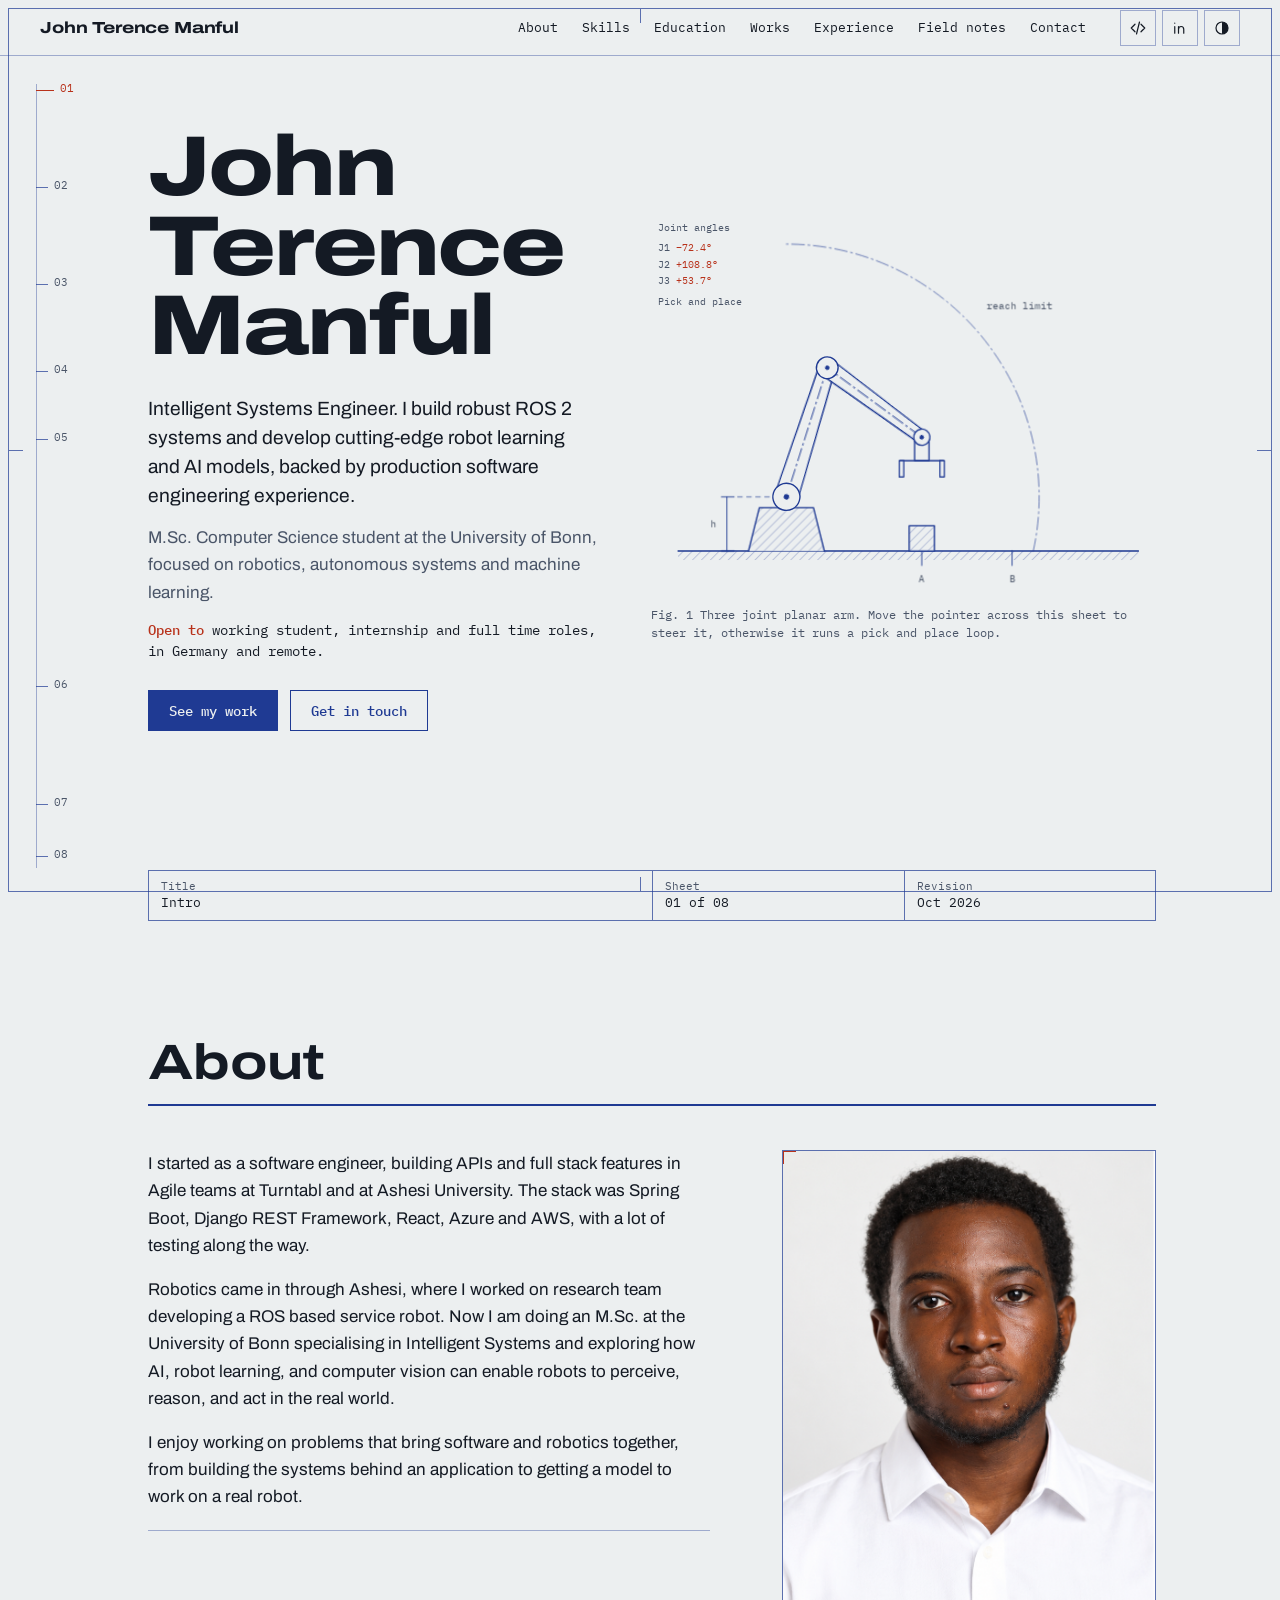
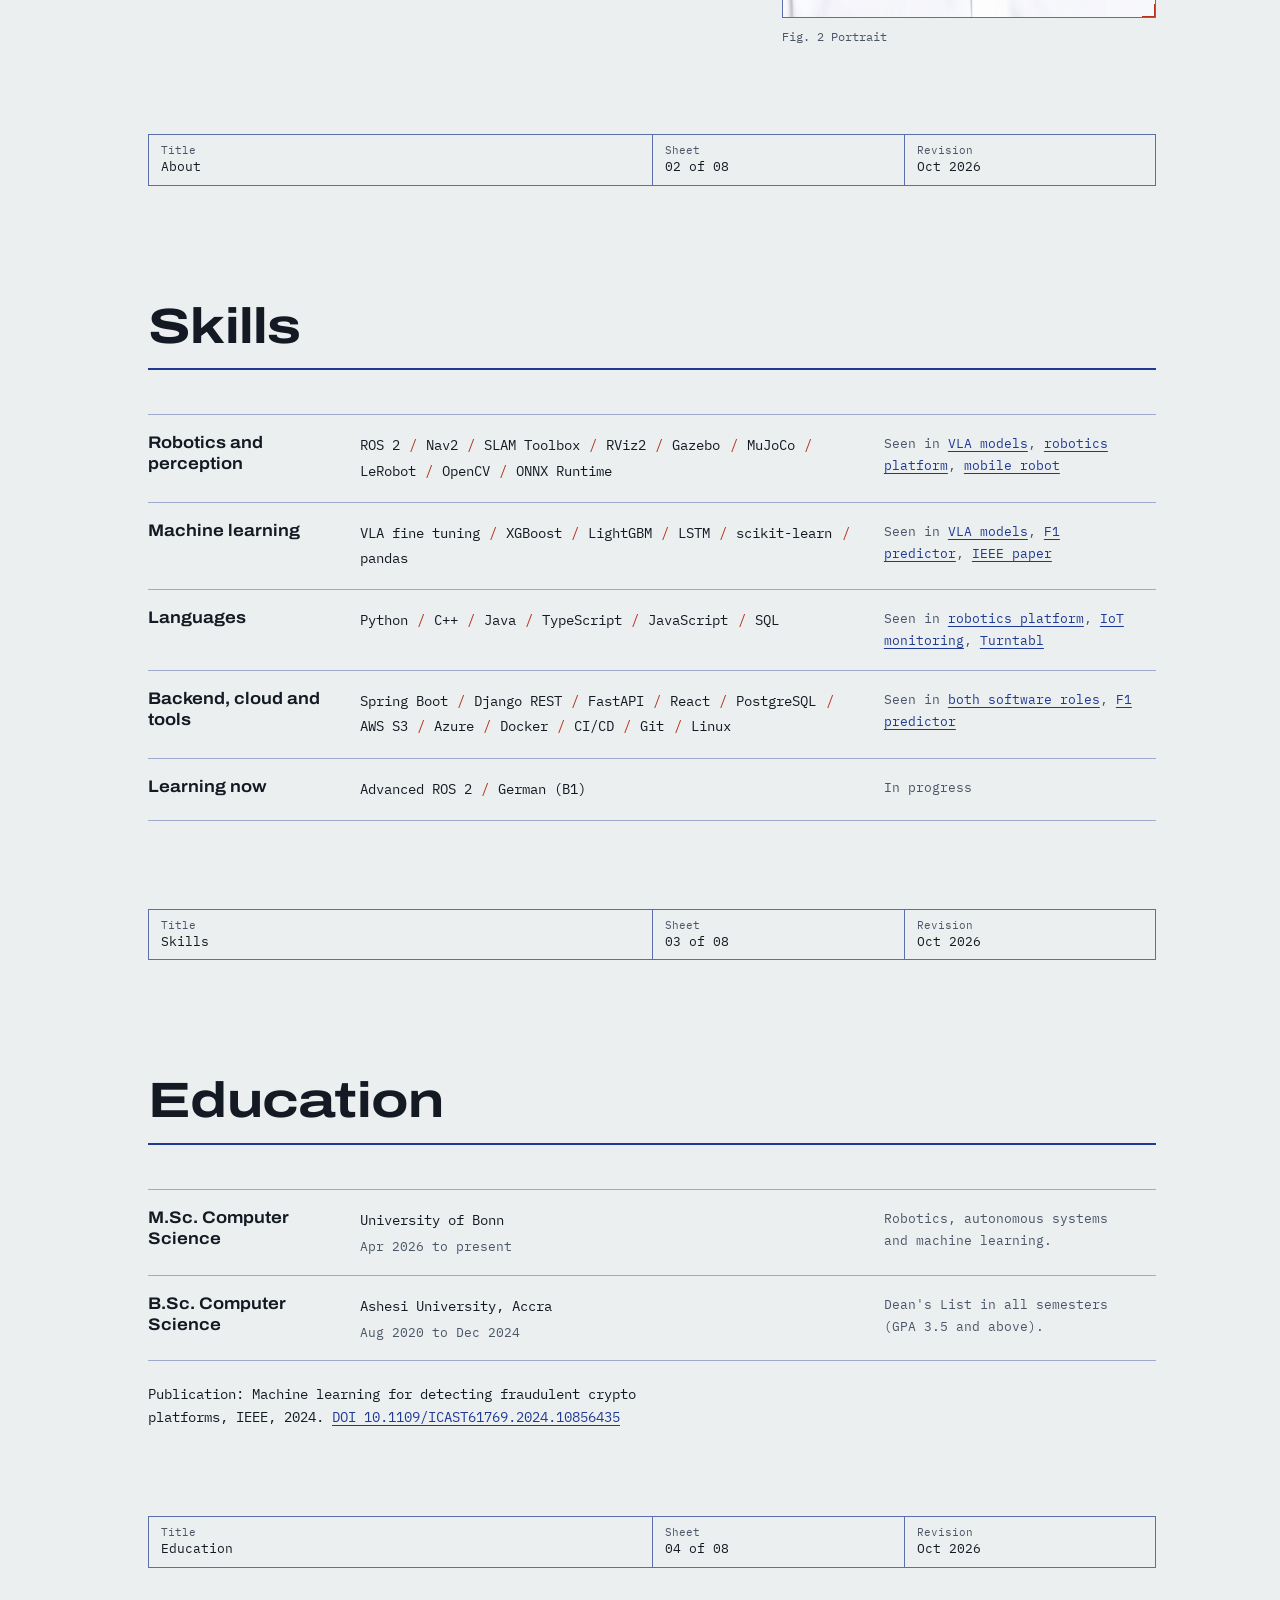
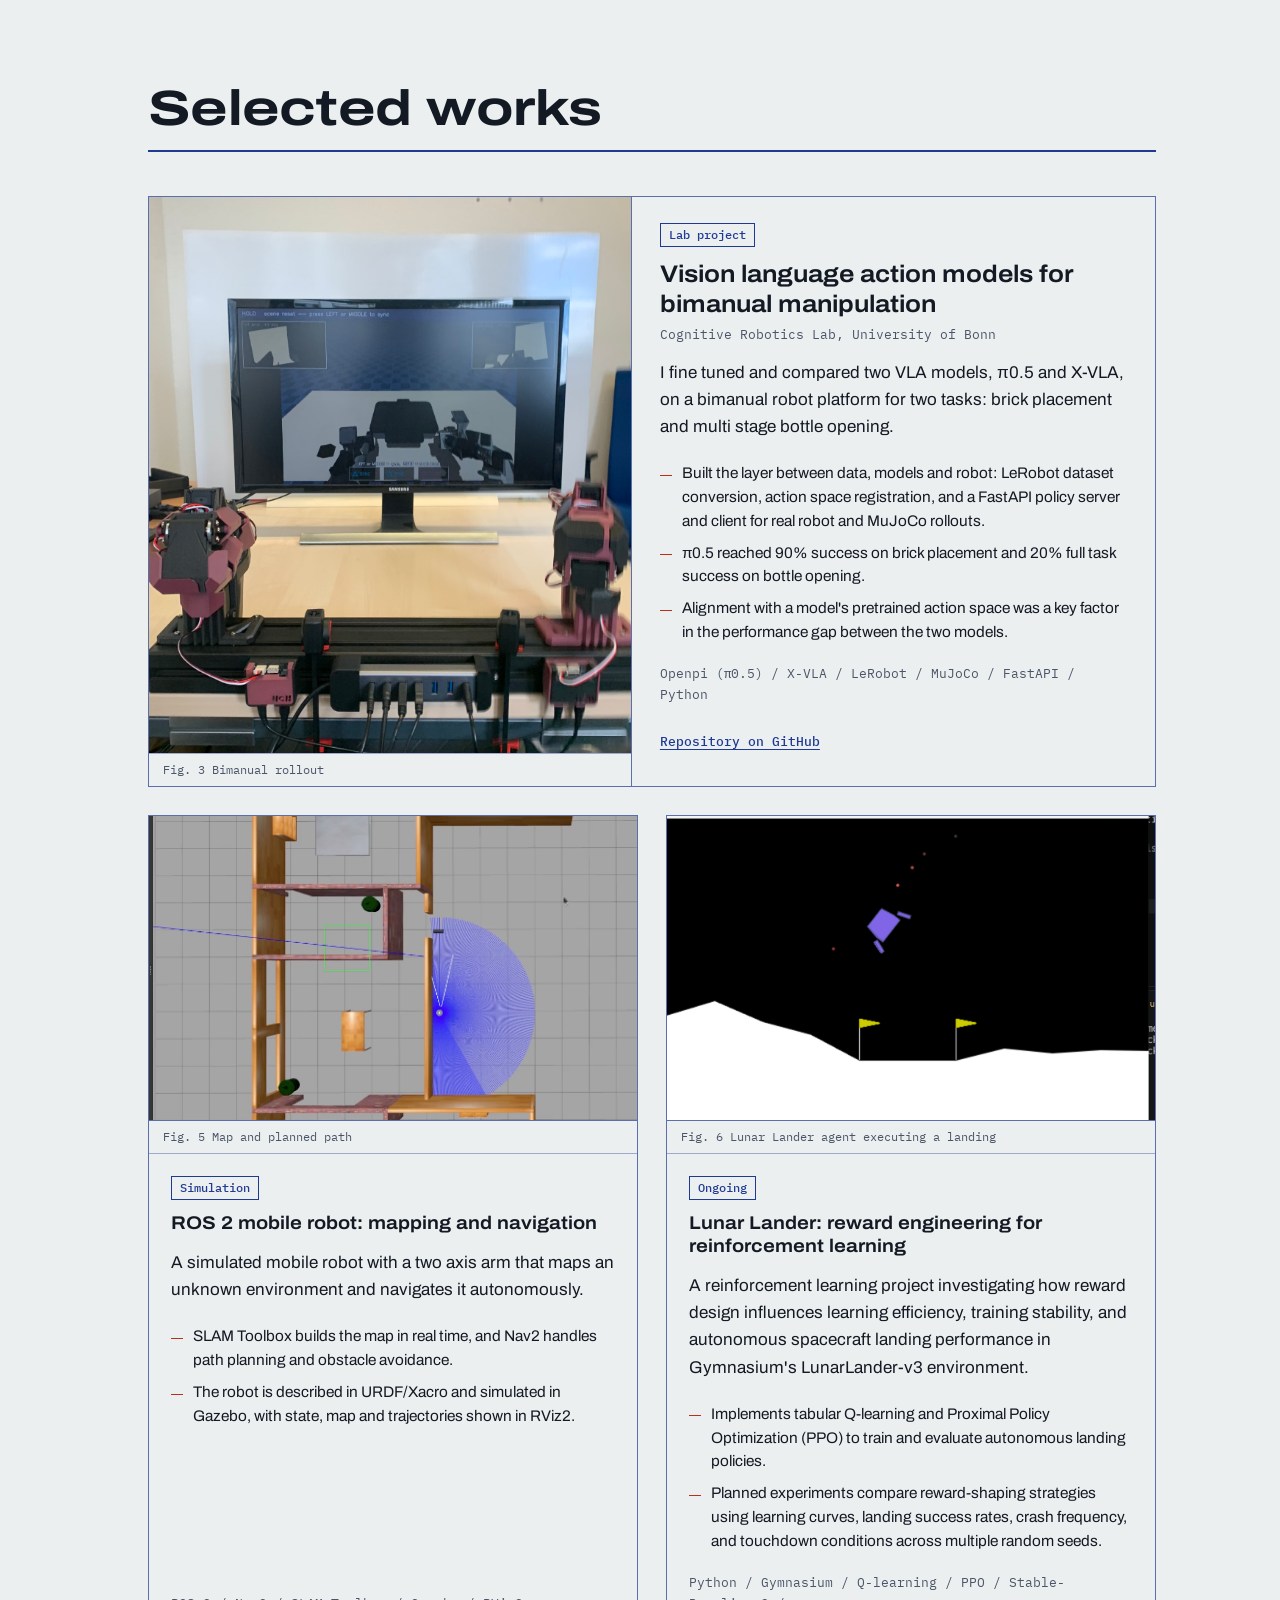
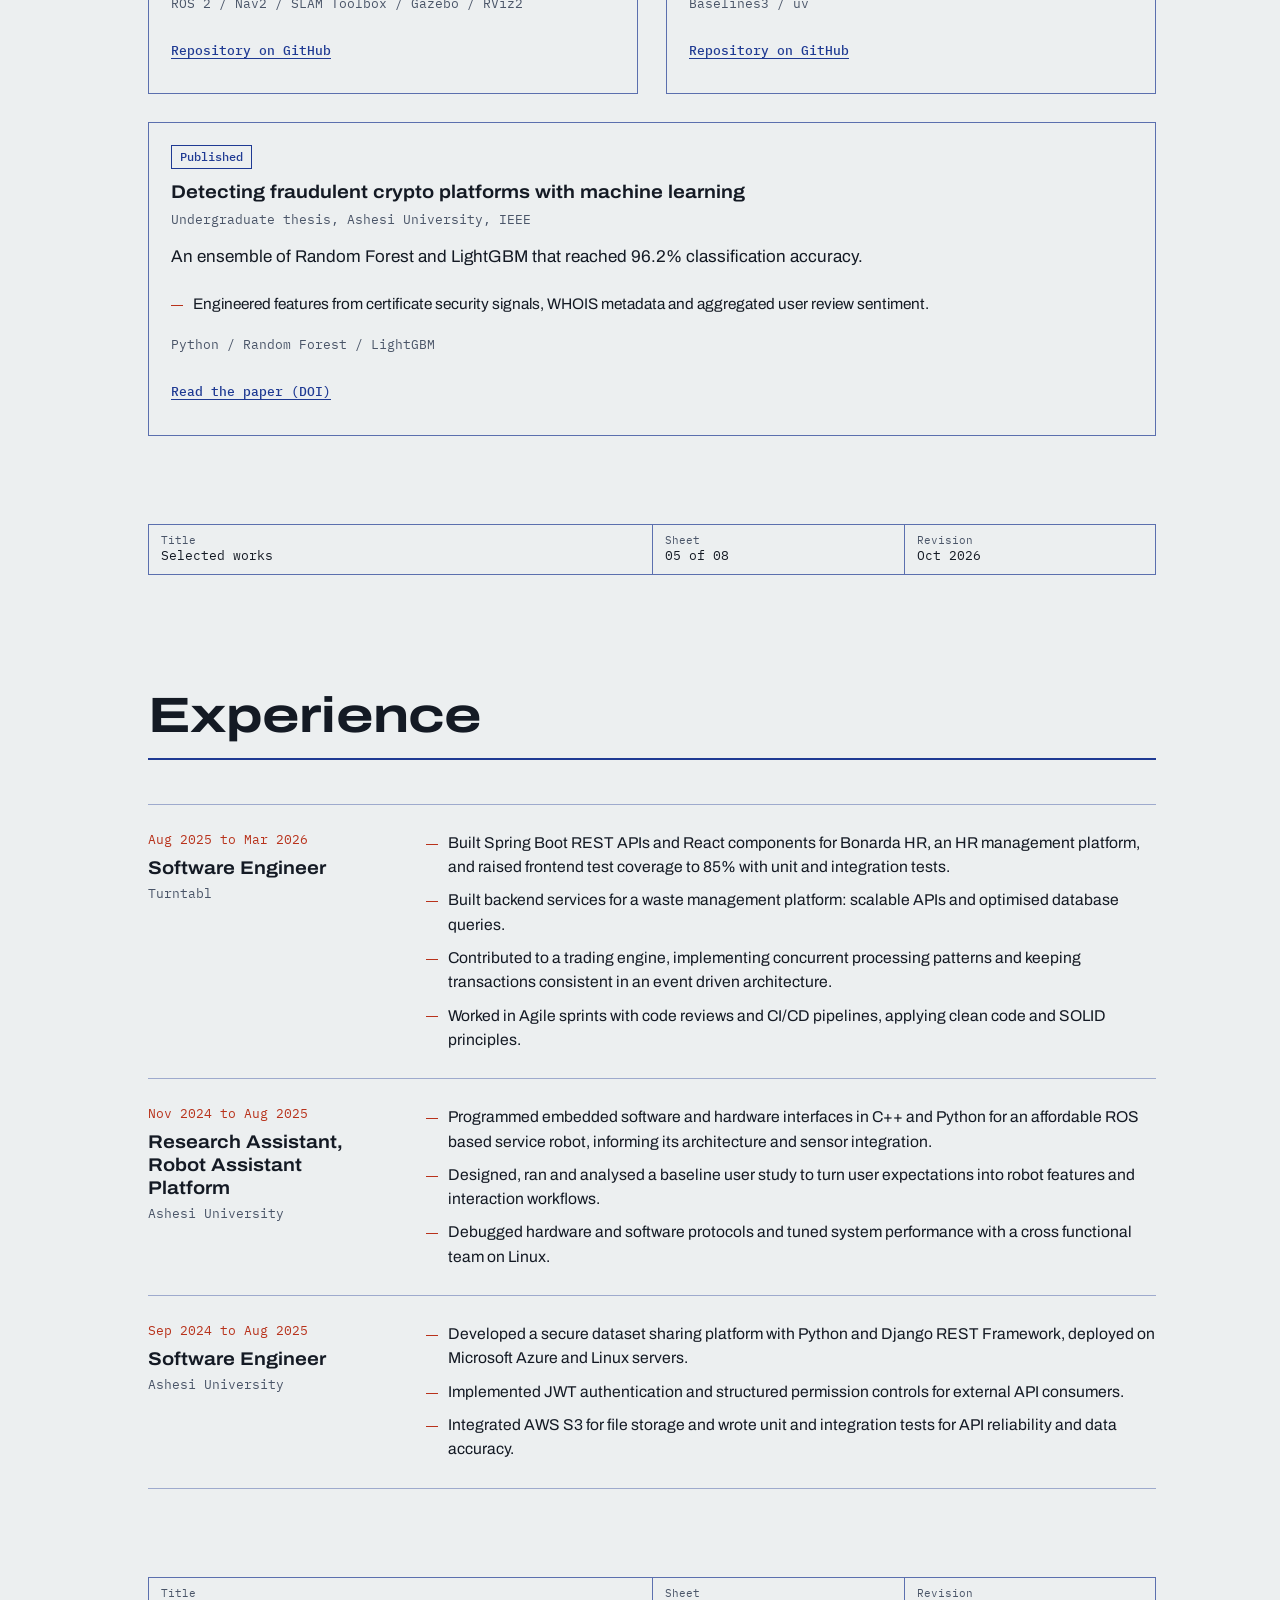
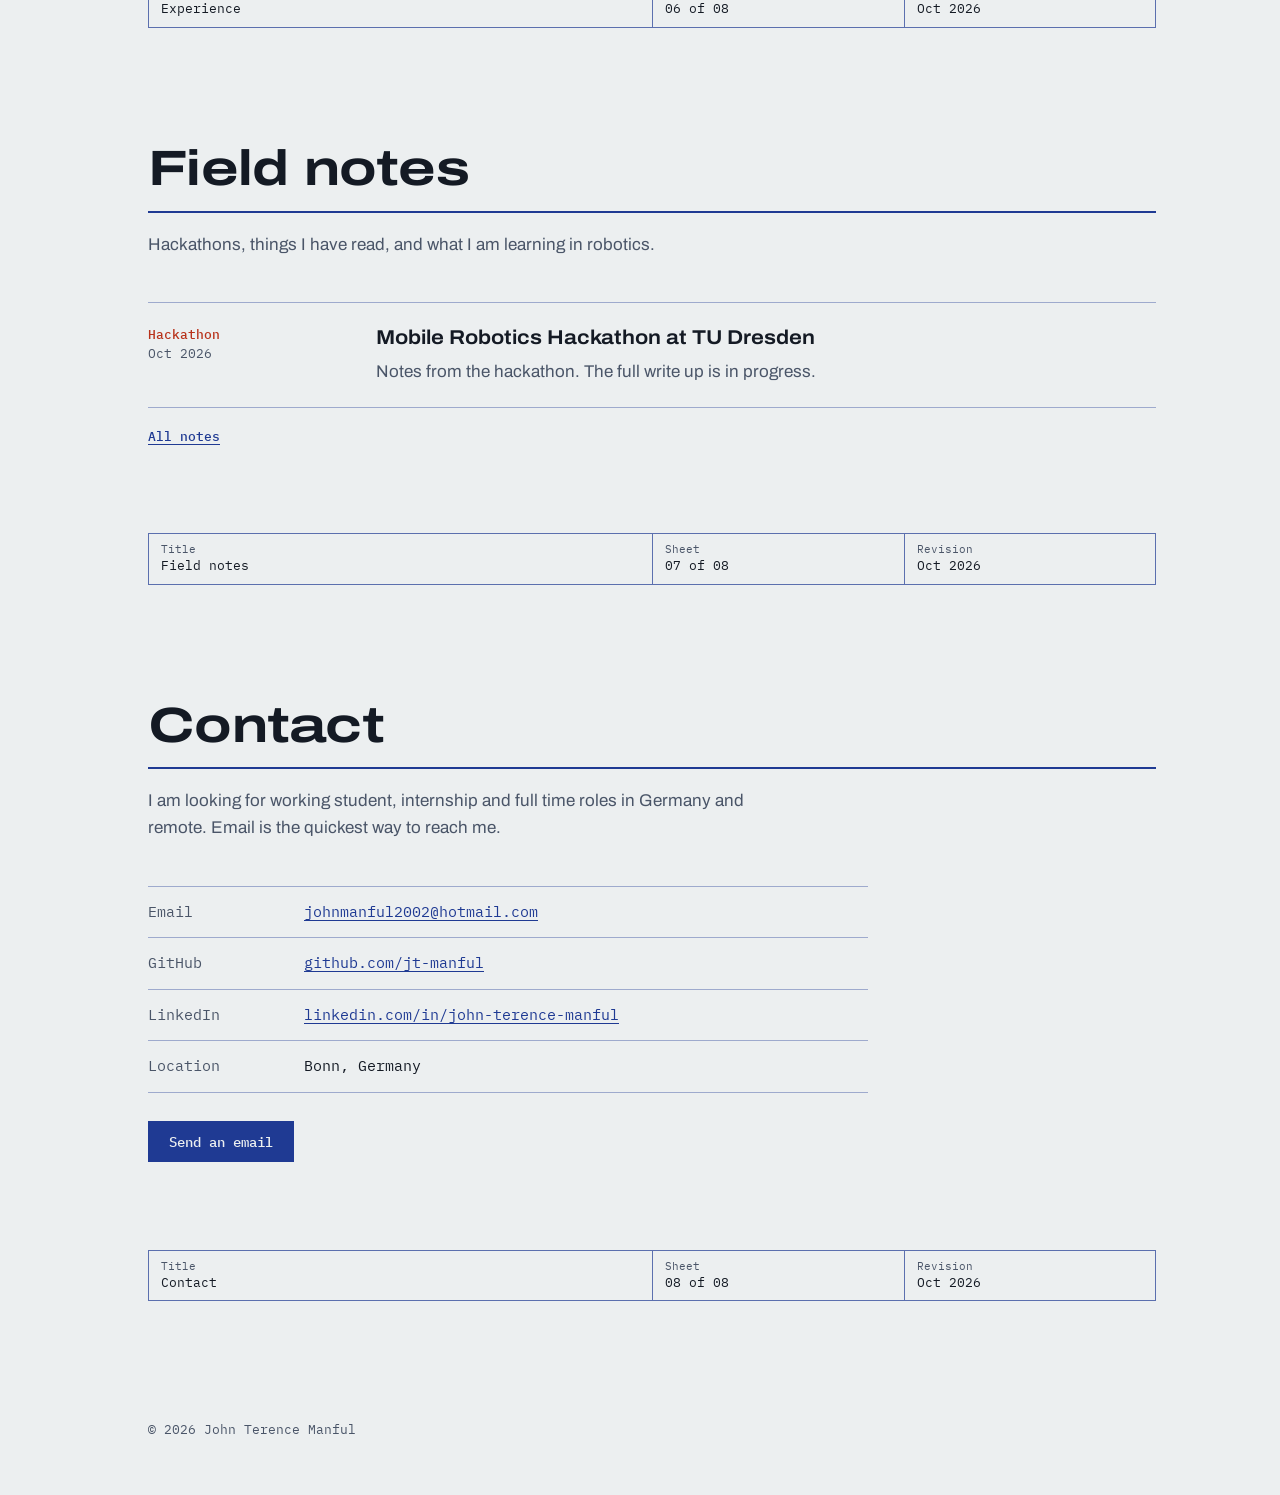
<file: index.html>
<!doctype html>
<html lang="en">
<head>
  <meta charset="utf-8">
  <meta name="viewport" content="width=device-width, initial-scale=1">
  <title>John Terence Manful | Software engineer moving into robotics</title>
  <meta name="description" content="Software engineer moving into robotics: ROS 2, robot learning and production backends. M.Sc. Computer Science student at the University of Bonn.">
  <meta name="author" content="John Terence Manful">
  <meta name="color-scheme" content="light dark">
  <meta name="theme-color" content="#ECEFF0" media="(prefers-color-scheme: light)">
  <meta name="theme-color" content="#0C2A4D" media="(prefers-color-scheme: dark)">
  <link rel="canonical" href="https://jt-manful.github.io/">

  <meta property="og:type" content="website">
  <meta property="og:site_name" content="John Terence Manful">
  <meta property="og:title" content="John Terence Manful | Software engineer moving into robotics">
  <meta property="og:description" content="ROS 2, robot learning and production backends. M.Sc. Computer Science student at the University of Bonn. Open to working student, internship and full time roles.">
  <meta property="og:url" content="https://jt-manful.github.io/">
  <meta property="og:image" content="https://jt-manful.github.io/assets/img/og-image.png">
  <meta property="og:image:width" content="1200">
  <meta property="og:image:height" content="630">
  <meta property="og:image:alt" content="John Terence Manful: software engineer moving into robotics, drawn as a blueprint sheet with a robot arm">
  <meta name="twitter:card" content="summary_large_image">

  <link rel="icon" href="assets/img/favicon.svg" type="image/svg+xml">
  <link rel="apple-touch-icon" href="assets/img/apple-touch-icon.png">
  <link rel="preload" href="assets/fonts/archivo-var.woff2" as="font" type="font/woff2" crossorigin>
  <link rel="preload" href="assets/fonts/plex-mono-400.woff2" as="font" type="font/woff2" crossorigin>
  <link rel="stylesheet" href="assets/css/styles.css">

  <script>
    /* Runs before first paint: apply the saved theme and flag that JavaScript is available. */
    (function () {
      var r = document.documentElement;
      r.classList.add('js');
      try {
        var t = localStorage.getItem('theme');
        if (t === 'light' || t === 'dark') r.setAttribute('data-theme', t);
      } catch (e) {}
    })();
  </script>

  <script type="application/ld+json">
  {
    "@context": "https://schema.org",
    "@type": "Person",
    "name": "John Terence Manful",
    "url": "https://jt-manful.github.io/",
    "jobTitle": "Software engineer",
    "affiliation": { "@type": "CollegeOrUniversity", "name": "University of Bonn" },
    "sameAs": [
      "https://github.com/jt-manful",
      "https://www.linkedin.com/in/john-terence-manful"
    ]
  }
  </script>
</head>
<body>
  <a class="skip-link" href="#main">Skip to content</a>

  <!-- Drawing sheet border with centring marks -->
  <div class="frame" aria-hidden="true"><i></i><i></i><i></i><i></i></div>

  <header class="site-header" id="site-header">
    <div class="header-inner">
      <a class="brand" href="#top">John Terence Manful</a>

      <nav class="nav" id="site-nav" aria-label="Main">
        <a href="#about">About</a>
        <a href="#skills">Skills</a>
        <a href="#education">Education</a>
        <a href="#works">Works</a>
        <a href="#experience">Experience</a>
        <a href="#notes">Field notes</a>
        <a href="#contact">Contact</a>
      </nav>

      <div class="header-tools">
        <a class="icon-btn" href="https://github.com/jt-manful" aria-label="GitHub profile" title="GitHub">
          <svg viewBox="0 0 24 24" aria-hidden="true"><path d="M8 7l-5 5 5 5M16 7l5 5-5 5M14 4l-4 16"/></svg>
        </a>
        <a class="icon-btn" href="https://www.linkedin.com/in/john-terence-manful" aria-label="LinkedIn profile" title="LinkedIn">
          <svg viewBox="0 0 24 24" aria-hidden="true"><path d="M5 10v9M5 5.5v.01M10 19v-9M10 14c0-2.5 1.6-4 3.6-4S17 11.4 17 14v5"/></svg>
        </a>
        <button class="icon-btn theme-btn" type="button" data-theme-toggle aria-label="Switch theme" title="Switch theme">
          <svg viewBox="0 0 24 24" aria-hidden="true"><circle cx="12" cy="12" r="8"/><path class="solid" d="M12 4a8 8 0 0 1 0 16z"/></svg>
        </button>
        <button class="icon-btn menu-btn" type="button" data-menu-toggle aria-controls="site-nav" aria-expanded="false" aria-label="Menu">
          <svg viewBox="0 0 24 24" aria-hidden="true"><path d="M4 7h16M4 12h16M4 17h16"/></svg>
        </button>
      </div>
    </div>
  </header>

  <!-- Scroll progress. Ticks are added by main.js, one per sheet. -->
  <div class="progress" aria-hidden="true"><span class="progress-fill"></span></div>

  <div class="wrap">
    <main id="main">

      <!-- ===================== SHEET 01: INTRO ===================== -->
      <section class="sheet hero" id="top" aria-labelledby="intro-h" data-sheet="Intro">
        <div class="hero-copy">
          <h1 id="intro-h"><span>John</span><span>Terence</span><span>Manful</span></h1>
          <p class="lead">Intelligent Systems Engineer. I build robust ROS 2 systems and develop cutting-edge robot learning and AI models, backed by production software engineering experience.</p>
          <p class="meta">M.Sc. Computer Science student at the University of Bonn, focused on robotics, autonomous systems and machine learning.</p>
          <p class="availability"><strong>Open to</strong> working student, internship and full time roles, in Germany and remote.</p>
          <div class="btn-row">
            <a class="btn btn-primary" href="#works"><span>See my work</span></a>
            <a class="btn btn-secondary" href="#contact"><span>Get in touch</span></a>
          </div>
        </div>

        <figure class="arm-fig">
          <svg class="arm" data-arm viewBox="0 50 560 420" role="img" aria-labelledby="arm-title">
            <title id="arm-title">Line drawing of a three joint robot arm picking up a small block and placing it a short distance away</title>
            <defs>
              <pattern id="hatch" width="7" height="7" patternUnits="userSpaceOnUse" patternTransform="rotate(45)">
                <line x1="0" y1="0" x2="0" y2="7" class="hatchline"/>
              </pattern>
            </defs>

            <!-- ground and base -->
            <path class="ln draw" pathLength="1" style="--d:.0s" d="M30 420 H540"/>
            <rect class="hatchfill fade" style="--d:1.2s" x="30" y="420" width="510" height="10"/>
            <path class="ln fillbg draw" pathLength="1" style="--d:.2s" d="M108 420 L120 372 L180 372 L192 420"/>
            <path class="hatchfill fade" style="--d:1.2s" d="M108 420 L120 372 L180 372 L192 420 Z"/>

            <!-- dimensions: joint height, reach limit, pick and place marks -->
            <g class="fade" style="--d:1.3s">
              <path class="ln thin" d="M84 360 V420 M78 360 H92 M78 420 H92"/>
              <path class="ln thin dash" d="M96 360 H134"/>
              <text x="72" y="394" text-anchor="end">h</text>
              <path class="ln thin dashdot" d="M423.5 420 A280 280 0 0 0 150 80"/>
              <text x="372" y="152">reach limit</text>
              <path class="ln thin" d="M300 420 V436 M400 420 V436"/>
              <text x="300" y="454" text-anchor="middle">A</text>
              <text x="400" y="454" text-anchor="middle">B</text>
            </g>

            <!-- the block being moved -->
            <g id="block" class="fade" style="--d:1.2s" transform="translate(300 406)">
              <rect class="ln fillbg" x="-14" y="-14" width="28" height="28"/>
              <rect class="hatchfill" x="-14" y="-14" width="28" height="28"/>
            </g>

            <!-- the arm: joint 1 at the base, joint 2 at the elbow, joint 3 at the wrist -->
            <g id="j1" transform="translate(150 360) rotate(-72.44)">
              <path class="ln fillbg draw" pathLength="1" style="--d:.5s" d="M0 -13 L150 -9 L150 9 L0 13 Z"/>
              <path class="ln thin dashdot fade" style="--d:1.3s" d="M-6 0 H156"/>
              <g id="j2" transform="translate(150 0) rotate(108.76)">
                <path class="ln fillbg draw" pathLength="1" style="--d:.8s" d="M0 -10 L130 -7 L130 7 L0 10 Z"/>
                <path class="ln thin dashdot fade" style="--d:1.3s" d="M-6 0 H136"/>
                <g id="j3" transform="translate(130 0) rotate(53.67)">
                  <path class="ln fillbg draw" pathLength="1" style="--d:1.0s" d="M0 -8 L26 -8 L26 8 L0 8 Z"/>
                  <path class="ln draw" pathLength="1" style="--d:1.1s" d="M26 -24 V24"/>
                  <g id="finger-l" class="fade" style="--d:1.2s" transform="translate(26 -20)"><path class="ln fillbg" d="M0 -5 H18 V0 H0 Z"/></g>
                  <g id="finger-r" class="fade" style="--d:1.2s" transform="translate(26 20)"><path class="ln fillbg" d="M0 0 H18 V5 H0 Z"/></g>
                </g>
                <circle class="ln fillbg draw" pathLength="1" style="--d:1.0s" cx="130" cy="0" r="9"/>
                <circle class="pinhead fade" style="--d:1.3s" cx="130" cy="0" r="2.5" fill="currentColor"/>
              </g>
              <circle class="ln fillbg draw" pathLength="1" style="--d:.9s" cx="150" cy="0" r="12"/>
              <circle class="pinhead fade" style="--d:1.3s" cx="150" cy="0" r="2.5" fill="currentColor"/>
              <circle class="ln fillbg draw" pathLength="1" style="--d:.6s" cx="0" cy="0" r="15"/>
              <circle class="pinhead fade" style="--d:1.3s" cx="0" cy="0" r="3" fill="currentColor"/>
            </g>

            <!-- pointer target, shown only while the arm follows the pointer -->
            <g id="target" transform="translate(300 330)">
              <circle class="ln" r="7"/>
              <path class="ln" d="M-14 0 H-4 M4 0 H14 M0 -14 V-4 M0 4 V14"/>
            </g>

            <!-- live joint angle readout -->
            <g class="fade" style="--d:1.5s">
              <text x="8" y="66">Joint angles</text>
              <text x="8" y="88">J1 <tspan class="val" id="r1">&#8722;72.4&#176;</tspan></text>
              <text x="8" y="106">J2 <tspan class="val" id="r2">+108.8&#176;</tspan></text>
              <text x="8" y="124">J3 <tspan class="val" id="r3">+53.7&#176;</tspan></text>
              <text x="8" y="148" id="rmode">Pick and place</text>
            </g>
          </svg>
          <figcaption>Fig. 1 Three joint planar arm. Move the pointer across this sheet to steer it, otherwise it runs a pick and place loop.</figcaption>
        </figure>

        <div class="titleblock" aria-hidden="true" style="grid-column:1 / -1">
          <div><small>Title</small>Intro</div><div><small>Sheet</small>01 of 08</div><div><small>Revision</small>Oct 2026</div>
        </div>
      </section>

      <!-- ===================== SHEET 02: ABOUT ===================== -->
      <section class="sheet" id="about" aria-labelledby="about-h" data-sheet="About">
        <div class="sheet-head"><h2 id="about-h">About</h2></div>
        <div class="about-grid">
          <div class="about-text">
            <!-- TODO: read these paragraphs aloud and rewrite anything that does not sound like you. -->
            <p>I started as a software engineer, building APIs and full stack features in Agile teams at Turntabl and at Ashesi University. The stack was Spring Boot, Django REST Framework, React, Azure and AWS, with a lot of testing along the way.</p>
            <p>Robotics came in through Ashesi, where I worked on research team developing a ROS based service robot. Now I am doing an M.Sc. at the University of Bonn specialising in Intelligent Systems and exploring how AI, robot learning, and computer vision can enable robots to perceive, reason, and act in the real world.</p>
            <p>I enjoy working on problems that bring software and robotics together, from building the systems behind an application to getting a model to work on a real robot.</p>
            <p class="learning"></p>
          </div>
          <figure class="fig portrait">
            <div class="fig-frame">
              <svg class="ph" aria-hidden="true" preserveAspectRatio="none" viewBox="0 0 100 125"><line x1="0" y1="0" x2="100" y2="125" vector-effect="non-scaling-stroke"/><line x1="100" y1="0" x2="0" y2="125" vector-effect="non-scaling-stroke"/></svg>
              <span class="ph-label">Photo pending</span>
              <!-- TODO: add your photo at assets/img/portrait.jpg (about 800x1000) and write a real alt text. -->
              <img src="assets/media/profile.png" alt="Portrait of John Terence Manful" width="800" height="1000" loading="lazy" onerror="this.classList.add('is-missing')">
            </div>
            <figcaption class="fig-cap">Fig. 2 Portrait</figcaption>
          </figure>
        </div>
        <div class="titleblock" aria-hidden="true">
          <div><small>Title</small>About</div><div><small>Sheet</small>02 of 08</div><div><small>Revision</small>Oct 2026</div>
        </div>
      </section>

      <!-- ===================== SHEET 03: SKILLS ===================== -->
      <section class="sheet" id="skills" aria-labelledby="skills-h" data-sheet="Skills">
        <div class="sheet-head">
          <h2 id="skills-h">Skills</h2>
        </div>
        <!-- TODO: Redis, microservices, Azure IoT and AWS IoT are on your CV but not tied to a project here. Add them back once you can point to where you used them. -->
        <table class="table">
          <caption class="visually-hidden">Skills grouped by area, with the projects that show them</caption>
          <thead class="visually-hidden"><tr><th scope="col">Area</th><th scope="col">Skills</th><th scope="col">Seen in</th></tr></thead>
          <tbody>
            <tr>
              <th scope="row"><h3>Robotics and perception</h3></th>
              <td class="items"><ul class="slashes"><li>ROS 2</li><li>Nav2</li><li>SLAM Toolbox</li><li>RViz2</li><li>Gazebo</li><li>MuJoCo</li><li>LeRobot</li><li>OpenCV</li><li>ONNX Runtime</li></ul></td>
              <td class="seen">Seen in <a href="#work-vla">VLA models</a>, <a href="#work-platform">robotics platform</a>, <a href="#work-nav">mobile robot</a></td>
            </tr>
            <tr>
              <th scope="row"><h3>Machine learning</h3></th>
              <td class="items"><ul class="slashes"><li>VLA fine tuning</li><li>XGBoost</li><li>LightGBM</li><li>LSTM</li><li>scikit-learn</li><li>pandas</li></ul></td>
              <td class="seen">Seen in <a href="#work-vla">VLA models</a>, <a href="#work-f1">F1 predictor</a>, <a href="#work-paper">IEEE paper</a></td>
            </tr>
            <tr>
              <th scope="row"><h3>Languages</h3></th>
              <td class="items"><ul class="slashes"><li>Python</li><li>C++</li><li>Java</li><li>TypeScript</li><li>JavaScript</li><li>SQL</li></ul></td>
              <td class="seen">Seen in <a href="#work-platform">robotics platform</a>, <a href="#work-iot">IoT monitoring</a>, <a href="#experience">Turntabl</a></td>
            </tr>
            <tr>
              <th scope="row"><h3>Backend, cloud and tools</h3></th>
              <td class="items"><ul class="slashes"><li>Spring Boot</li><li>Django REST</li><li>FastAPI</li><li>React</li><li>PostgreSQL</li><li>AWS S3</li><li>Azure</li><li>Docker</li><li>CI/CD</li><li>Git</li><li>Linux</li></ul></td>
              <td class="seen">Seen in <a href="#experience">both software roles</a>, <a href="#work-f1">F1 predictor</a></td>
            </tr>
            <tr>
              <th scope="row"><h3>Learning now</h3></th>
              <td class="items"><ul class="slashes"><li>Advanced ROS 2</li><li>German (B1)</li></ul></td>
              <td class="seen">In progress</td>
            </tr>
          </tbody>
        </table>
        <div class="titleblock" aria-hidden="true">
          <div><small>Title</small>Skills</div><div><small>Sheet</small>03 of 08</div><div><small>Revision</small>Oct 2026</div>
        </div>
      </section>

      <!-- ===================== SHEET 04: EDUCATION ===================== -->
      <section class="sheet" id="education" aria-labelledby="edu-h" data-sheet="Education">
        <div class="sheet-head"><h2 id="edu-h">Education</h2></div>
        <table class="table">
          <caption class="visually-hidden">Degrees, institutions and dates</caption>
          <thead class="visually-hidden"><tr><th scope="col">Degree</th><th scope="col">Institution and dates</th><th scope="col">Detail</th></tr></thead>
          <tbody>
            <tr>
              <th scope="row"><h3>M.Sc. Computer Science</h3></th>
              <td class="items">University of Bonn<p class="sub">Apr 2026 to present</p></td>
              <td class="seen">Robotics, autonomous systems and machine learning.</td>
            </tr>
            <tr>
              <th scope="row"><h3>B.Sc. Computer Science</h3></th>
              <td class="items">Ashesi University, Accra<p class="sub">Aug 2020 to Dec 2024</p></td>
              <td class="seen">Dean's List in all semesters (GPA 3.5 and above).</td>
            </tr>
          </tbody>
        </table>
        <!-- TODO: confirm the year and the exact paper title; the DOI looks like an IEEE conference paper (ICAST 2024) while the CV says journal. -->
        <p class="table-note">Publication: Machine learning for detecting fraudulent crypto platforms, IEEE, 2024. <a href="https://doi.org/10.1109/ICAST61769.2024.10856435">DOI 10.1109/ICAST61769.2024.10856435</a></p>
        <div class="titleblock" aria-hidden="true">
          <div><small>Title</small>Education</div><div><small>Sheet</small>04 of 08</div><div><small>Revision</small>Oct 2026</div>
        </div>
      </section>

      <!-- ===================== SHEET 05: SELECTED WORKS ===================== -->
      <section class="sheet" id="works" aria-labelledby="works-h" data-sheet="Works">
        <div class="sheet-head">
          <h2 id="works-h">Selected works</h2>
        </div>

        <div class="works">

          <!-- Fig. 3: VLA project (featured) -->
          <article class="card card--featured" id="work-vla">
            <figure class="fig">
              <div class="fig-frame">
                <svg class="ph" aria-hidden="true" preserveAspectRatio="none" viewBox="0 0 160 100"><line x1="0" y1="0" x2="160" y2="100" vector-effect="non-scaling-stroke"/><line x1="160" y1="0" x2="0" y2="100" vector-effect="non-scaling-stroke"/></svg>
              <span class="ph-label">Image pending</span>
                <!-- TODO: add assets/media/vla-cover.jpg (1600x1000), a photo or frame from a rollout. -->
                <img src="assets/media/setup.jpeg" alt="Bimanual robot manipulating objects during a policy rollout" width="1600" height="1000" loading="lazy" onerror="this.classList.add('is-missing')">
              </div>
              <figcaption class="fig-cap">Fig. 3 Bimanual rollout</figcaption>
            </figure>
            <div class="card-body">
              <span class="status">Lab project</span> <!-- TODO: change to Completed or Ongoing once you have decided -->
              <h3>Vision language action models for bimanual manipulation</h3>
              <p class="context">Cognitive Robotics Lab, University of Bonn</p>
              <p class="summary">I fine tuned and compared two VLA models, π0.5 and X-VLA, on a bimanual robot platform for two tasks: brick placement and multi stage bottle opening.</p>
              <ul class="facts">
                <li>Built the layer between data, models and robot: LeRobot dataset conversion, action space registration, and a FastAPI policy server and client for real robot and MuJoCo rollouts.</li>
                <!-- TODO: add the number of trials behind these success rates; a technical reader will ask. -->
                <li>π0.5 reached 90% success on brick placement and 20% full task success on bottle opening.</li>
                <li>Alignment with a model's pretrained action space was a key factor in the performance gap between the two models.</li>
              </ul>
              <p class="tech">Openpi (π0.5) / X-VLA / LeRobot / MuJoCo / FastAPI / Python</p>
              <p class="links"><a href="https://github.com/jt-manful/vla-for-opening-milk">Repository on GitHub</a></p>
            </div>
          </article>

          <!-- Fig. 4: Autonomous Robotics and AI Platform -->
          <!-- <article class="card" id="work-platform">
            <figure class="fig">
              <div class="fig-frame">
                <svg class="ph" aria-hidden="true" preserveAspectRatio="none" viewBox="0 0 160 100"><line x1="0" y1="0" x2="160" y2="100" vector-effect="non-scaling-stroke"/><line x1="160" y1="0" x2="0" y2="100" vector-effect="non-scaling-stroke"/></svg>
              <span class="ph-label">Image pending</span>
                <img src="assets/media/platform-cover.jpg" alt="Object detections visualised in RViz2" width="1600" height="1000" loading="lazy" onerror="this.classList.add('is-missing')">
              </div>
              <figcaption class="fig-cap">Fig. 4 Detections in RViz2</figcaption>
            </figure>
            <div class="card-body">
              <span class="status">Ongoing</span>
              <h3>Autonomous Robotics and AI Platform</h3>
              <p class="summary">A ROS 2 Jazzy workspace I am growing step by step, from computer vision towards navigation, manipulation and task planning.</p>
              <ul class="facts">
                <li>Perception pipeline combining OpenCV and ONNX Runtime for object detection, publishing standard <code>vision_msgs</code> for downstream nodes.</li>
                <li>Reproducible Docker and dev container setup with colcon, RViz2 and Git.</li>
              </ul>
              <p class="tech">ROS 2 Jazzy / C++ / OpenCV / ONNX Runtime / Docker</p>
              <p class="links"><a href="https://github.com/jt-manful/Automous-Robot-and-AI-Platform">Repository on GitHub</a></p>
            </div>
          </article> -->

          <!-- Fig. 5: ROS 2 mobile robot -->
          <article class="card" id="work-nav">
            <figure class="fig">
              <div class="fig-frame">
                <svg class="ph" aria-hidden="true" preserveAspectRatio="none" viewBox="0 0 160 100"><line x1="0" y1="0" x2="160" y2="100" vector-effect="non-scaling-stroke"/><line x1="160" y1="0" x2="0" y2="100" vector-effect="non-scaling-stroke"/></svg>
              <span class="ph-label">Image pending</span>
                <!-- TODO: add assets/media/nav-sim-cover.jpg, an RViz2 map with a planned path. -->
                <img src="assets/media/nav-sim-cover.jpg" alt="RViz2 showing a map being built and a planned path" width="1600" height="1000" loading="lazy" onerror="this.classList.add('is-missing')">
              </div>
              <figcaption class="fig-cap">Fig. 5 Map and planned path</figcaption>
            </figure>
            <div class="card-body">
              <span class="status">Simulation</span> <!-- TODO: confirm status -->
              <h3>ROS 2 mobile robot: mapping and navigation</h3>
              <p class="summary">A simulated mobile robot with a two axis arm that maps an unknown environment and navigates it autonomously.</p>
              <ul class="facts">
                <li>SLAM Toolbox builds the map in real time, and Nav2 handles path planning and obstacle avoidance.</li>
                <li>The robot is described in URDF/Xacro and simulated in Gazebo, with state, map and trajectories shown in RViz2.</li>
              </ul>
              <p class="tech">ROS 2 / Nav2 / SLAM Toolbox / Gazebo / RViz2</p>
              <p class="links"><a href="https://github.com/jt-manful/ros2-mobile-robot">Repository on GitHub</a></p>
            </div>
          </article>


          <!-- Fig. 6: Lunar Lander reinforcement learning -->
          <article class="card" id="lunar-lander">
            <figure class="fig">
              <div class="fig-frame">
                <video
                  src="assets/media/lunar-lander-landing.mp4"
                  autoplay
                  muted
                  loop
                  playsinline
                  preload="metadata"
                  aria-label="Reinforcement learning agent controlling a lunar lander during a successful landing"
                  poster="assets/media/lunar-lander-cover.png">
                </video>
              </div>
              <figcaption class="fig-cap">
                Fig. 6 Lunar Lander agent executing a landing
              </figcaption>
            </figure>
            <div class="card-body">
              <span class="status">Ongoing</span>
              <h3>Lunar Lander: reward engineering for reinforcement learning</h3>
              <p class="summary">A reinforcement learning project investigating how reward design influences learning efficiency, training stability, and autonomous spacecraft landing performance in Gymnasium's LunarLander-v3 environment.</p>
              <ul class="facts">
                <li>Implements tabular Q-learning and Proximal Policy Optimization (PPO) to train and evaluate autonomous landing policies.</li>
                <li>Planned experiments compare reward-shaping strategies using learning curves, landing success rates, crash frequency, and touchdown conditions across multiple random seeds.</li>
              </ul>
              <p class="tech">Python / Gymnasium / Q-learning / PPO / Stable-Baselines3 / uv</p>
              <p class="links"><a href="https://github.com/jt-manful/lunar-lander">Repository on GitHub</a></p>
            </div>
          </article>


          <!-- Fig. 6: Smart IoT -->
          <!-- <article class="card" id="work-iot">
            <figure class="fig">
              <div class="fig-frame">
                <svg class="ph" aria-hidden="true" preserveAspectRatio="none" viewBox="0 0 160 100"><line x1="0" y1="0" x2="160" y2="100" vector-effect="non-scaling-stroke"/><line x1="160" y1="0" x2="0" y2="100" vector-effect="non-scaling-stroke"/></svg>
              <span class="ph-label">Image pending</span> -->
                <!-- TODO: add assets/media/iot-cover.jpg, a photo of the ESP32 nodes or the web portal. -->
                <!-- <img src="assets/media/iot-cover.jpg" alt="ESP32 sensor nodes and the web management portal" width="1600" height="1000" loading="lazy" onerror="this.classList.add('is-missing')">
              </div>
              <figcaption class="fig-cap">Fig. 6 Sensor nodes and portal</figcaption>
            </figure>
            <div class="card-body">
              <span class="status">Completed</span> -->
               <!-- TODO: confirm status -->
              <!-- <h3>Smart IoT environmental monitoring</h3>
              <p class="context">CS 458 IoT project, Ashesi University</p>
              <p class="summary">Two ESP32 sensor nodes measuring temperature, humidity and light, feeding a telemetry pipeline and a web management portal.</p>
              <ul class="facts">
                <li>Local LCD display, relay controlled fan, and flash memory failover logging on each node.</li>
                <li>Data ingested over both MQTT and HTTP REST into a relational database. The portal supports live telemetry, remote actuator overrides and OTA firmware updates.</li>
                <li>A scikit-learn model forecasts temperature trends, evaluated with mean absolute error.</li>
              </ul>
              <p class="tech">C/C++ / Python / ESP32 / MQTT / SQL / scikit-learn</p>
              <p class="links"><a href="https://github.com/jt-manful/SmartEnvSensorsNet">Repository on GitHub</a></p>
            </div>
          </article> -->

          <!-- Fig. 6: F1 predictor -->
          <!-- <article class="card" id="work-f1">
            <figure class="fig">
              <div class="fig-frame">
                <svg class="ph" aria-hidden="true" preserveAspectRatio="none" viewBox="0 0 160 100"><line x1="0" y1="0" x2="160" y2="100" vector-effect="non-scaling-stroke"/><line x1="160" y1="0" x2="0" y2="100" vector-effect="non-scaling-stroke"/></svg>
              <span class="ph-label">Image pending</span> 
                <img src="assets/media/f1-cover.jpg" alt="Dashboard showing live race order and per driver pit stop probability" width="1600" height="1000" loading="lazy" onerror="this.classList.add('is-missing')">
              </div>
              <figcaption class="fig-cap">Fig. 6 Live dashboard</figcaption>
            </figure>
            <div class="card-body">
              <span class="status status--soon">Code coming soon</span> 
              <h3>F1 live pit stop strategy predictor</h3>
              <p class="summary">A model that estimates each driver's chance of pitting within the next three laps from live telemetry.</p>
              <ul class="facts">
                <li>XGBoost and a lightweight LSTM, using tyre degradation, gaps to other cars and historical track strategy.</li>
                <li>FastAPI backend streaming predictions over WebSockets to a React and Tailwind dashboard with race order, probability bars and a track map.</li>
              </ul>
              <p class="tech">XGBoost / LSTM / FastAPI / WebSockets / React</p>
              <p class="links"><span class="soon">Repository coming soon</span></p>
            </div>
          </article> -->

          <!-- Research (no figure) -->
          <article class="card card--wide" id="work-paper">
                        <div class="card-body">
              <span class="status">Published</span>
              <h3>Detecting fraudulent crypto platforms with machine learning</h3>
              <p class="context">Undergraduate thesis, Ashesi University, IEEE</p> <!-- TODO: confirm conference paper or journal, and add the exact paper title -->
              <p class="summary">An ensemble of Random Forest and LightGBM that reached 96.2% classification accuracy.</p>
              <ul class="facts">
                <li>Engineered features from certificate security signals, WHOIS metadata and aggregated user review sentiment.</li>
              </ul>
              <p class="tech">Python / Random Forest / LightGBM</p>
              <p class="links"><a href="https://doi.org/10.1109/ICAST61769.2024.10856435">Read the paper (DOI)</a></p>
            </div>
          </article>

        </div>
        <div class="titleblock" aria-hidden="true">
          <div><small>Title</small>Selected works</div><div><small>Sheet</small>05 of 08</div><div><small>Revision</small>Oct 2026</div>
        </div>
      </section>

      <!-- ===================== SHEET 06: EXPERIENCE ===================== -->
      <section class="sheet" id="experience" aria-labelledby="exp-h" data-sheet="Experience">
        <div class="sheet-head"><h2 id="exp-h">Experience</h2></div>
        <ol class="rev">
          <li>
            <div>
              <p class="when">Aug 2025 to Mar 2026</p>
              <h3>Software Engineer</h3>
              <p class="org">Turntabl</p>
            </div>
            <ul>
              <li>Built Spring Boot REST APIs and React components for Bonarda HR, an HR management platform, and raised frontend test coverage to 85% with unit and integration tests.</li>
              <li>Built backend services for a waste management platform: scalable APIs and optimised database queries.</li>
              <li>Contributed to a trading engine, implementing concurrent processing patterns and keeping transactions consistent in an event driven architecture.</li>
              <li>Worked in Agile sprints with code reviews and CI/CD pipelines, applying clean code and SOLID principles.</li>
            </ul>
          </li>
          <li>
            <div>
              <p class="when">Nov 2024 to Aug 2025</p>
              <h3>Research Assistant, Robot Assistant Platform</h3>
              <p class="org">Ashesi University</p>
            </div>
            <ul>
              <li>Programmed embedded software and hardware interfaces in C++ and Python for an affordable ROS based service robot, informing its architecture and sensor integration.</li>
              <li>Designed, ran and analysed a baseline user study to turn user expectations into robot features and interaction workflows.</li>
              <li>Debugged hardware and software protocols and tuned system performance with a cross functional team on Linux.</li>
            </ul>
          </li>
          <li>
            <div>
              <p class="when">Sep 2024 to Aug 2025</p>
              <h3>Software Engineer</h3>
              <p class="org">Ashesi University</p>
            </div>
            <ul>
              <li>Developed a secure dataset sharing platform with Python and Django REST Framework, deployed on Microsoft Azure and Linux servers.</li>
              <li>Implemented JWT authentication and structured permission controls for external API consumers.</li>
              <li>Integrated AWS S3 for file storage and wrote unit and integration tests for API reliability and data accuracy.</li>
            </ul>
          </li>
        </ol>
        <div class="titleblock" aria-hidden="true">
          <div><small>Title</small>Experience</div><div><small>Sheet</small>06 of 08</div><div><small>Revision</small>Oct 2026</div>
        </div>
      </section>

      <!-- ===================== SHEET 07: FIELD NOTES ===================== -->
      <section class="sheet" id="notes" aria-labelledby="notes-h" data-sheet="Field notes">
        <div class="sheet-head">
          <h2 id="notes-h">Field notes</h2>
          <p class="lede">Hackathons, things I have read, and what I am learning in robotics.</p>
        </div>
        <!-- To add a note: copy templates/note-template.html to notes/your-note.html, then paste an <li> like the one below
             at the top of this list and at the top of notes/index.html (newest first). Keep this list to three entries. -->
        <ul class="note-list">
          <li>
            <a href="notes/tu-dresden-hackathon.html">
              <div class="note-meta"><strong>Hackathon</strong><time datetime="2026-10">Oct 2026</time></div>
              <div>
                <h3>Mobile Robotics Hackathon at TU Dresden</h3>
                <p>Notes from the hackathon. The full write up is in progress.</p>
              </div>
            </a>
          </li>
        </ul>
        <p class="more-notes"><a href="notes/">All notes</a></p>
        <div class="titleblock" aria-hidden="true">
          <div><small>Title</small>Field notes</div><div><small>Sheet</small>07 of 08</div><div><small>Revision</small>Oct 2026</div>
        </div>
      </section>

      <!-- ===================== SHEET 08: CONTACT ===================== -->
      <section class="sheet" id="contact" aria-labelledby="contact-h" data-sheet="Contact">
        <div class="sheet-head">
          <h2 id="contact-h">Contact</h2>
          <p class="lede">I am looking for working student, internship and full time roles in Germany and remote. Email is the quickest way to reach me.</p>
        </div>
        <!-- TODO: decide which email address should be public (this one, or your university address). -->
        <ul class="contact-list">
          <li><span class="label">Email</span> <a href="mailto:johnmanful2002@hotmail.com">johnmanful2002@hotmail.com</a></li>
          <li><span class="label">GitHub</span> <a href="https://github.com/jt-manful">github.com/jt-manful</a></li>
          <li><span class="label">LinkedIn</span> <a href="https://www.linkedin.com/in/john-terence-manful">linkedin.com/in/john-terence-manful</a></li>
          <li><span class="label">Location</span> <span>Bonn, Germany</span></li>
        </ul>
        <div class="btn-row">
          <a class="btn btn-primary" href="mailto:johnmanful2002@hotmail.com"><span>Send an email</span></a>
        </div>
        <div class="titleblock" aria-hidden="true">
          <div><small>Title</small>Contact</div><div><small>Sheet</small>08 of 08</div><div><small>Revision</small>Oct 2026</div>
        </div>
      </section>

    </main>
  </div>

  <footer class="site-footer">
    <div class="wrap">
      <p>&copy; 2026 John Terence Manful</p>
    </div>
  </footer>

  <script src="assets/js/main.js" defer></script>
</body>
</html>
</file>
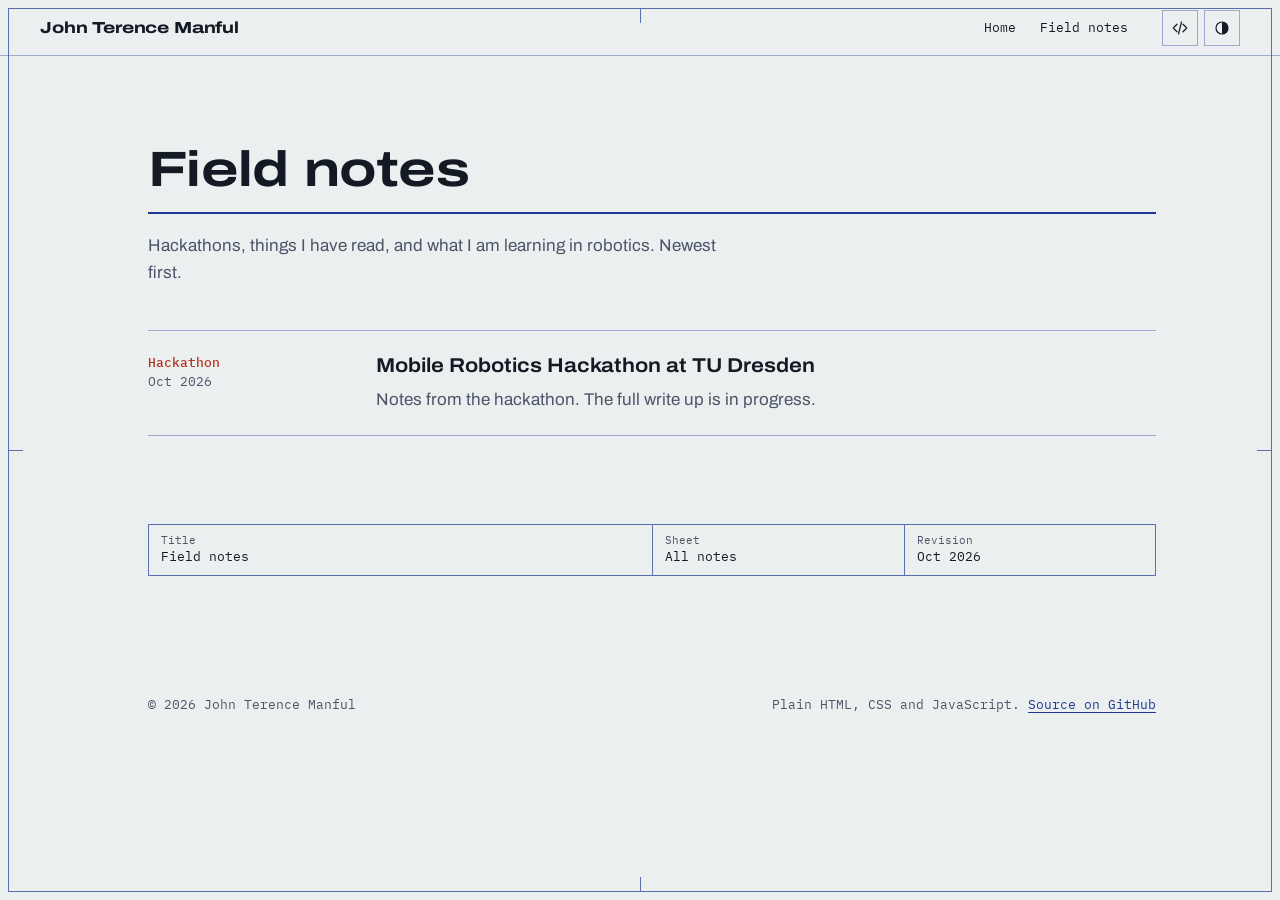
<file: notes/index.html>
<!doctype html>
<html lang="en">
<head>
  <meta charset="utf-8">
  <meta name="viewport" content="width=device-width, initial-scale=1">
  <title>Field notes | John Terence Manful</title>
  <meta name="description" content="Hackathons, things I have read, and what I am learning in robotics, by John Terence Manful.">
  <meta name="author" content="John Terence Manful">
  <meta name="color-scheme" content="light dark">
  <meta name="theme-color" content="#ECEFF0" media="(prefers-color-scheme: light)">
  <meta name="theme-color" content="#0C2A4D" media="(prefers-color-scheme: dark)">
  <link rel="canonical" href="https://jt-manful.github.io/notes/">
  <meta property="og:type" content="article">
  <meta property="og:site_name" content="John Terence Manful">
  <meta property="og:title" content="Field notes | John Terence Manful">
  <meta property="og:description" content="Hackathons, things I have read, and what I am learning in robotics, by John Terence Manful.">
  <meta property="og:url" content="https://jt-manful.github.io/notes/">
  <meta property="og:image" content="https://jt-manful.github.io/assets/img/og-image.png">
  <meta name="twitter:card" content="summary_large_image">
  <link rel="icon" href="../assets/img/favicon.svg" type="image/svg+xml">
  <link rel="apple-touch-icon" href="../assets/img/apple-touch-icon.png">
  <link rel="preload" href="../assets/fonts/archivo-var.woff2" as="font" type="font/woff2" crossorigin>
  <link rel="stylesheet" href="../assets/css/styles.css">
  <script>
    (function () {
      var r = document.documentElement;
      r.classList.add('js');
      try {
        var t = localStorage.getItem('theme');
        if (t === 'light' || t === 'dark') r.setAttribute('data-theme', t);
      } catch (e) {}
    })();
  </script>
</head>
<body>
  <a class="skip-link" href="#main">Skip to content</a>
  <div class="frame" aria-hidden="true"><i></i><i></i><i></i><i></i></div>

  <header class="site-header" id="site-header">
    <div class="header-inner">
      <a class="brand" href="../index.html">John Terence Manful</a>
      <nav class="nav nav--static" id="site-nav" aria-label="Main">
        <a href="../index.html">Home</a>
        <a href="./" aria-current="page">Field notes</a>
      </nav>
      <div class="header-tools">
        <a class="icon-btn" href="https://github.com/jt-manful" aria-label="GitHub profile" title="GitHub">
          <svg viewBox="0 0 24 24" aria-hidden="true"><path d="M8 7l-5 5 5 5M16 7l5 5-5 5M14 4l-4 16"/></svg>
        </a>
        <button class="icon-btn theme-btn" type="button" data-theme-toggle aria-label="Switch theme" title="Switch theme">
          <svg viewBox="0 0 24 24" aria-hidden="true"><circle cx="12" cy="12" r="8"/><path class="solid" d="M12 4a8 8 0 0 1 0 16z"/></svg>
        </button>
      </div>
    </div>
  </header>

  <div class="wrap">
    <main id="main">
      <section class="page-head" aria-labelledby="notes-h">
        <div class="sheet-head">
          <h1 id="notes-h">Field notes</h1>
          <p class="lede">Hackathons, things I have read, and what I am learning in robotics. Newest first.</p>
        </div>
        <!-- To add a note: copy ../templates/note-template.html to notes/your-note.html, then paste an <li> like this one at the top of the list.
             Also paste it at the top of the list in ../index.html (keep three there) and add the page to ../sitemap.xml. -->
        <ul class="note-list">
          <li>
            <a href="tu-dresden-hackathon.html">
              <div class="note-meta"><strong>Hackathon</strong><time datetime="2026-10">Oct 2026</time></div>
              <div>
                <h3>Mobile Robotics Hackathon at TU Dresden</h3>
                <p>Notes from the hackathon. The full write up is in progress.</p>
              </div>
            </a>
          </li>
        </ul>
        <div class="titleblock" aria-hidden="true">
          <div><small>Title</small>Field notes</div><div><small>Sheet</small>All notes</div><div><small>Revision</small>Oct 2026</div>
        </div>
      </section>
    </main>
  </div>

  <footer class="site-footer">
    <div class="wrap">
      <p>&copy; 2026 John Terence Manful</p>
      <p>Plain HTML, CSS and JavaScript. <a href="https://github.com/jt-manful/jt-manful.github.io">Source on GitHub</a></p>
    </div>
  </footer>

  <script src="../assets/js/main.js" defer></script>
</body>
</html>
</file>
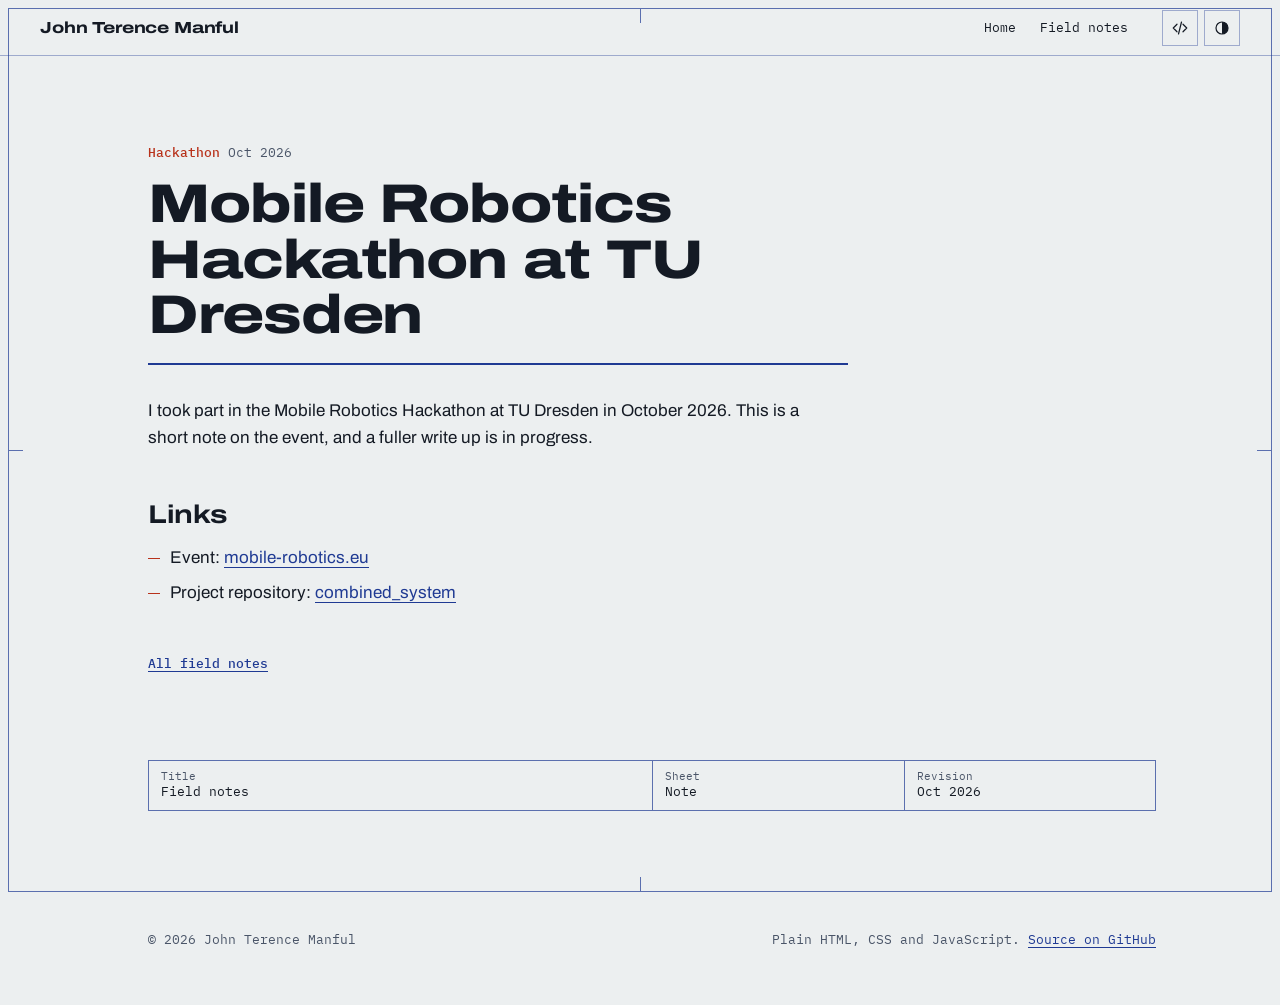
<file: notes/tu-dresden-hackathon.html>
<!doctype html>
<html lang="en">
<head>
  <meta charset="utf-8">
  <meta name="viewport" content="width=device-width, initial-scale=1">
  <title>Mobile Robotics Hackathon at TU Dresden | John Terence Manful</title>
  <meta name="description" content="Notes from the Mobile Robotics Hackathon at TU Dresden, October 2026.">
  <meta name="author" content="John Terence Manful">
  <meta name="color-scheme" content="light dark">
  <meta name="theme-color" content="#ECEFF0" media="(prefers-color-scheme: light)">
  <meta name="theme-color" content="#0C2A4D" media="(prefers-color-scheme: dark)">
  <link rel="canonical" href="https://jt-manful.github.io/notes/tu-dresden-hackathon.html">
  <meta property="og:type" content="article">
  <meta property="og:site_name" content="John Terence Manful">
  <meta property="og:title" content="Mobile Robotics Hackathon at TU Dresden | John Terence Manful">
  <meta property="og:description" content="Notes from the Mobile Robotics Hackathon at TU Dresden, October 2026.">
  <meta property="og:url" content="https://jt-manful.github.io/notes/tu-dresden-hackathon.html">
  <meta property="og:image" content="https://jt-manful.github.io/assets/img/og-image.png">
  <meta name="twitter:card" content="summary_large_image">
  <link rel="icon" href="../assets/img/favicon.svg" type="image/svg+xml">
  <link rel="apple-touch-icon" href="../assets/img/apple-touch-icon.png">
  <link rel="preload" href="../assets/fonts/archivo-var.woff2" as="font" type="font/woff2" crossorigin>
  <link rel="stylesheet" href="../assets/css/styles.css">
  <script>
    (function () {
      var r = document.documentElement;
      r.classList.add('js');
      try {
        var t = localStorage.getItem('theme');
        if (t === 'light' || t === 'dark') r.setAttribute('data-theme', t);
      } catch (e) {}
    })();
  </script>
</head>
<body>
  <a class="skip-link" href="#main">Skip to content</a>
  <div class="frame" aria-hidden="true"><i></i><i></i><i></i><i></i></div>

  <header class="site-header" id="site-header">
    <div class="header-inner">
      <a class="brand" href="../index.html">John Terence Manful</a>
      <nav class="nav nav--static" id="site-nav" aria-label="Main">
        <a href="../index.html">Home</a>
        <a href="./" aria-current="page">Field notes</a>
      </nav>
      <div class="header-tools">
        <a class="icon-btn" href="https://github.com/jt-manful" aria-label="GitHub profile" title="GitHub">
          <svg viewBox="0 0 24 24" aria-hidden="true"><path d="M8 7l-5 5 5 5M16 7l5 5-5 5M14 4l-4 16"/></svg>
        </a>
        <button class="icon-btn theme-btn" type="button" data-theme-toggle aria-label="Switch theme" title="Switch theme">
          <svg viewBox="0 0 24 24" aria-hidden="true"><circle cx="12" cy="12" r="8"/><path class="solid" d="M12 4a8 8 0 0 1 0 16z"/></svg>
        </button>
      </div>
    </div>
  </header>

  <div class="wrap">
    <main id="main">
      <article class="note">
        <p class="note-kicker"><strong>Hackathon</strong> <time datetime="2026-10">Oct 2026</time></p>
        <h1>Mobile Robotics Hackathon at TU Dresden</h1>
        <div class="rule" aria-hidden="true"></div>

        <p>I took part in the Mobile Robotics Hackathon at TU Dresden in October 2026. This is a short note on the event, and a fuller write up is in progress.</p>

        <!-- TODO: add the real account here. Suggested headings: the task, what we built, what worked, what broke, what I would do next.
             Only write results you can stand behind, and say which parts were yours. -->

        <h2>Links</h2>
        <ul class="plain">
          <li>Event: <a href="https://mobile-robotics.eu/">mobile-robotics.eu</a></li>
          <li>Project repository: <a href="https://github.com/MOBILE-ROBOTICS-HACKATHON/combined_system">combined_system</a></li>
        </ul>

        <p class="back"><a href="./">All field notes</a></p>
      </article>
        <div class="titleblock" aria-hidden="true">
          <div><small>Title</small>Field notes</div><div><small>Sheet</small>Note</div><div><small>Revision</small>Oct 2026</div>
        </div>
    </main>
  </div>

  <footer class="site-footer">
    <div class="wrap">
      <p>&copy; 2026 John Terence Manful</p>
      <p>Plain HTML, CSS and JavaScript. <a href="https://github.com/jt-manful/jt-manful.github.io">Source on GitHub</a></p>
    </div>
  </footer>

  <script src="../assets/js/main.js" defer></script>
</body>
</html>
</file>
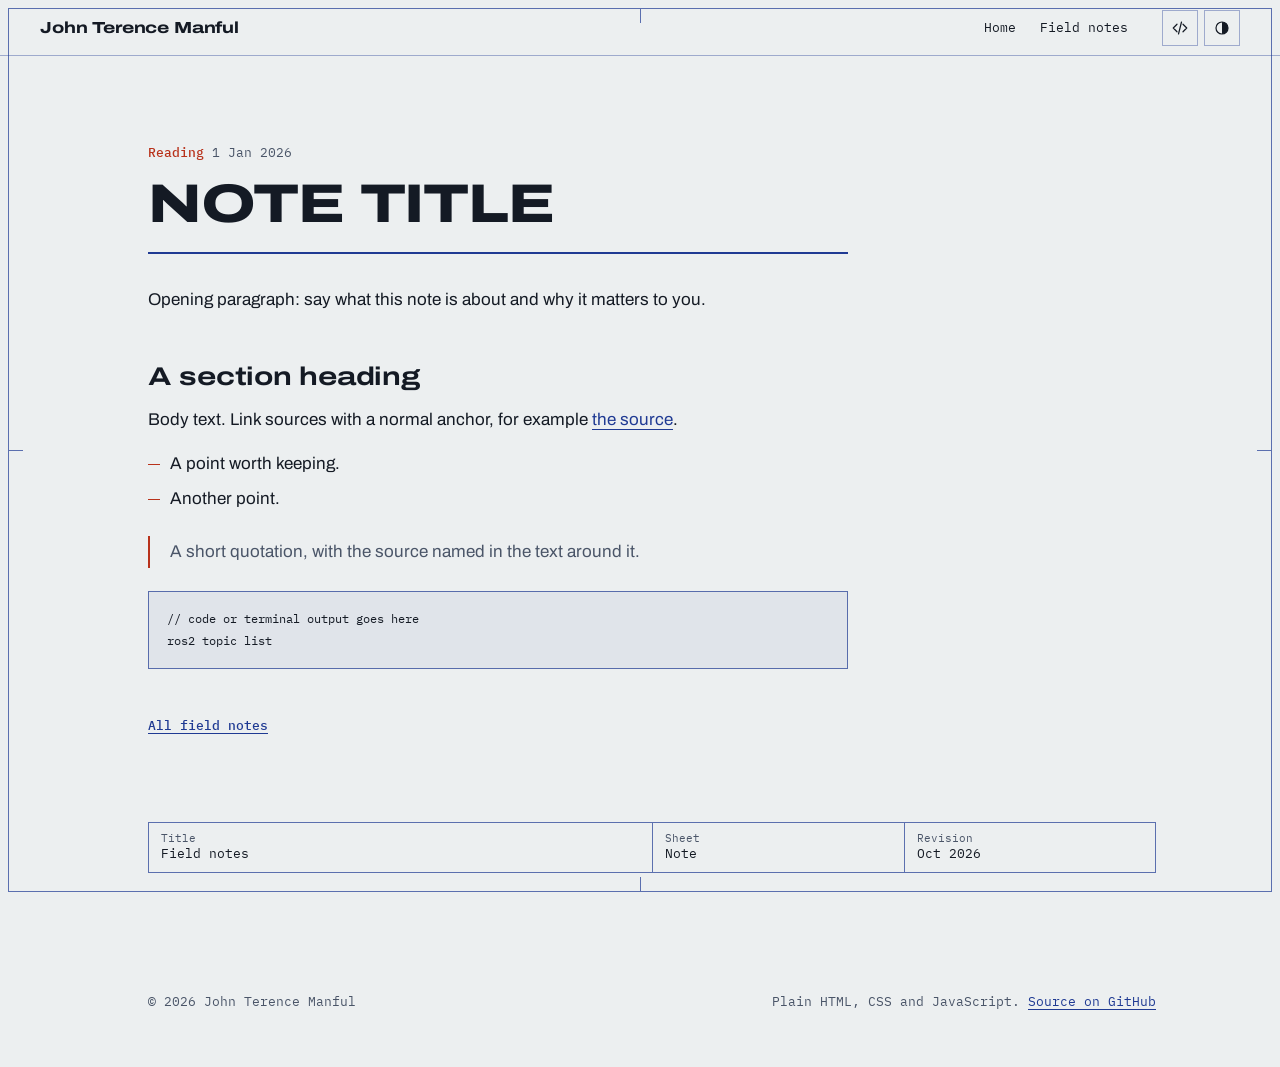
<file: templates/note-template.html>
<!doctype html>
<html lang="en">
<head>
  <meta charset="utf-8">
  <meta name="viewport" content="width=device-width, initial-scale=1">
  <title>NOTE TITLE | John Terence Manful</title>
  <meta name="description" content="ONE SENTENCE SUMMARY OF THE NOTE.">
  <meta name="author" content="John Terence Manful">
  <meta name="color-scheme" content="light dark">
  <meta name="theme-color" content="#ECEFF0" media="(prefers-color-scheme: light)">
  <meta name="theme-color" content="#0C2A4D" media="(prefers-color-scheme: dark)">
  <link rel="canonical" href="https://jt-manful.github.io/notes/YOUR-NOTE.html">
  <meta property="og:type" content="article">
  <meta property="og:site_name" content="John Terence Manful">
  <meta property="og:title" content="NOTE TITLE | John Terence Manful">
  <meta property="og:description" content="ONE SENTENCE SUMMARY OF THE NOTE.">
  <meta property="og:url" content="https://jt-manful.github.io/notes/YOUR-NOTE.html">
  <meta property="og:image" content="https://jt-manful.github.io/assets/img/og-image.png">
  <meta name="twitter:card" content="summary_large_image">
  <link rel="icon" href="../assets/img/favicon.svg" type="image/svg+xml">
  <link rel="apple-touch-icon" href="../assets/img/apple-touch-icon.png">
  <link rel="preload" href="../assets/fonts/archivo-var.woff2" as="font" type="font/woff2" crossorigin>
  <link rel="stylesheet" href="../assets/css/styles.css">
  <script>
    (function () {
      var r = document.documentElement;
      r.classList.add('js');
      try {
        var t = localStorage.getItem('theme');
        if (t === 'light' || t === 'dark') r.setAttribute('data-theme', t);
      } catch (e) {}
    })();
  </script>
</head>
<body>
  <a class="skip-link" href="#main">Skip to content</a>
  <div class="frame" aria-hidden="true"><i></i><i></i><i></i><i></i></div>

  <header class="site-header" id="site-header">
    <div class="header-inner">
      <a class="brand" href="../index.html">John Terence Manful</a>
      <nav class="nav nav--static" id="site-nav" aria-label="Main">
        <a href="../index.html">Home</a>
        <a href="../notes/" aria-current="page">Field notes</a>
      </nav>
      <div class="header-tools">
        <a class="icon-btn" href="https://github.com/jt-manful" aria-label="GitHub profile" title="GitHub">
          <svg viewBox="0 0 24 24" aria-hidden="true"><path d="M8 7l-5 5 5 5M16 7l5 5-5 5M14 4l-4 16"/></svg>
        </a>
        <button class="icon-btn theme-btn" type="button" data-theme-toggle aria-label="Switch theme" title="Switch theme">
          <svg viewBox="0 0 24 24" aria-hidden="true"><circle cx="12" cy="12" r="8"/><path class="solid" d="M12 4a8 8 0 0 1 0 16z"/></svg>
        </button>
      </div>
    </div>
  </header>

  <!--
    HOW TO USE THIS TEMPLATE
    1. Copy this file to notes/your-note-name.html (same folder depth, so the ../ paths keep working).
    2. Replace NOTE TITLE, ONE SENTENCE SUMMARY, YOUR-NOTE and the date everywhere in this file.
    3. Change the type word (Hackathon, Reading, Learning) in the kicker line.
    4. Write the note. Use the markup below: p, h2, ul.plain, blockquote, pre.
    5. Add an entry for it to notes/index.html and the top of the list in index.html, and add the page to sitemap.xml.
  -->
  <div class="wrap">
    <main id="main">
      <article class="note">
        <p class="note-kicker"><strong>Reading</strong> <time datetime="2026-01-01">1 Jan 2026</time></p>
        <h1>NOTE TITLE</h1>
        <div class="rule" aria-hidden="true"></div>

        <p>Opening paragraph: say what this note is about and why it matters to you.</p>

        <h2>A section heading</h2>
        <p>Body text. Link sources with a normal anchor, for example <a href="https://example.com/">the source</a>.</p>

        <ul class="plain">
          <li>A point worth keeping.</li>
          <li>Another point.</li>
        </ul>

        <blockquote>A short quotation, with the source named in the text around it.</blockquote>

<pre><code>// code or terminal output goes here
ros2 topic list</code></pre>

        <p class="back"><a href="../notes/">All field notes</a></p>
      </article>
        <div class="titleblock" aria-hidden="true">
          <div><small>Title</small>Field notes</div><div><small>Sheet</small>Note</div><div><small>Revision</small>Oct 2026</div>
        </div>
    </main>
  </div>

  <footer class="site-footer">
    <div class="wrap">
      <p>&copy; 2026 John Terence Manful</p>
      <p>Plain HTML, CSS and JavaScript. <a href="https://github.com/jt-manful/jt-manful.github.io">Source on GitHub</a></p>
    </div>
  </footer>

  <script src="../assets/js/main.js" defer></script>
</body>
</html>
</file>
<file: assets/css/styles.css>
/* ==========================================================================
   Blueprint portfolio. Plain CSS, no build step, no dependencies.
   Light theme = drafting paper with ink blue linework.
   Dark theme  = classic blueprint.
   Edit colours in the two token blocks below; everything else derives from them.
   ========================================================================== */

/* ---------- Fonts (self hosted, see assets/fonts) ---------- */
@font-face {
  font-family: "Archivo";
  src: url("../fonts/archivo-var.woff2") format("woff2");
  font-weight: 100 900;
  font-stretch: 62% 125%;
  font-style: normal;
  font-display: swap;
}
@font-face {
  font-family: "Plex Mono";
  src: url("../fonts/plex-mono-400.woff2") format("woff2");
  font-weight: 400;
  font-style: normal;
  font-display: swap;
}
@font-face {
  font-family: "Plex Mono";
  src: url("../fonts/plex-mono-500.woff2") format("woff2");
  font-weight: 500;
  font-style: normal;
  font-display: swap;
}

/* ---------- Tokens ---------- */
:root {
  /* Light: drafting paper */
  --bg: #ECEFF0;
  --ink: #141A24;
  --muted: #4A5568;
  --line: #1F3A93;
  --accent: #B8321B;
  --on-line: #ECEFF0;

  --hdr: 56px;
  --sans: "Archivo", "Helvetica Neue", Arial, sans-serif;
  --mono: "Plex Mono", "SFMono-Regular", Consolas, "Liberation Mono", monospace;

  color-scheme: light;
}

/* Dark: blueprint. Applied by system preference unless the visitor chose light. */
@media (prefers-color-scheme: dark) {
  :root:not([data-theme="light"]) {
    --bg: #0C2A4D;
    --ink: #E6EEF7;
    --muted: #A3B8CE;
    --line: #8FC1E8;
    --accent: #F2B84B;
    --on-line: #0C2A4D;
    color-scheme: dark;
  }
}
:root[data-theme="dark"] {
  --bg: #0C2A4D;
  --ink: #E6EEF7;
  --muted: #A3B8CE;
  --line: #8FC1E8;
  --accent: #F2B84B;
  --on-line: #0C2A4D;
  color-scheme: dark;
}

/* Derived from the tokens above */
:root {
  --rule: color-mix(in srgb, var(--line) 38%, transparent);
  --rule-strong: color-mix(in srgb, var(--line) 70%, transparent);
  --grid: color-mix(in srgb, var(--line) 8%, transparent);
  --grid-major: color-mix(in srgb, var(--line) 15%, transparent);
}

/* ---------- Base ---------- */
*, *::before, *::after { box-sizing: border-box; }

html {
  background: var(--bg);
  scroll-behavior: smooth;
  scroll-padding-top: calc(var(--hdr) + 24px);
  -webkit-text-size-adjust: 100%;
}
body {
  margin: 0;
  color: var(--ink);
  font: 400 17px/1.6 var(--sans);
  font-stretch: 100%;
  -webkit-font-smoothing: antialiased;
  text-rendering: optimizeLegibility;
}

/* The drafting grid: a fine 24px grid with a stronger line every 120px */
/* body::before {
  content: "";
  position: fixed;
  inset: 0;
  z-index: -1;
  pointer-events: none;
  background-image:
    linear-gradient(var(--grid-major) 1px, transparent 1px),
    linear-gradient(90deg, var(--grid-major) 1px, transparent 1px),
    linear-gradient(var(--grid) 1px, transparent 1px),
    linear-gradient(90deg, var(--grid) 1px, transparent 1px);
  background-size: 120px 120px, 120px 120px, 24px 24px, 24px 24px;
} */

img, svg { max-width: 100%; }
p { margin: 0 0 1em; }
ul, ol { margin: 0; padding: 0; list-style: none; }
code { font: 400 .88em var(--mono); }

a {
  color: var(--line);
  text-decoration-thickness: 1px;
  text-underline-offset: .22em;
}
a:hover { color: var(--accent); }

:focus-visible {
  outline: 2px solid var(--accent);
  outline-offset: 3px;
}

h1, h2, h3 { margin: 0; font-family: var(--sans); color: var(--ink); }
h1 {
  font-size: clamp(2.9rem, 7.4vw, 5.3rem);
  font-weight: 800;
  font-stretch: 125%;
  line-height: .94;
  letter-spacing: -.025em;
}
h1 span { display: block; }
h2 {
  font-size: clamp(2rem, 4.4vw, 3.1rem);
  font-weight: 700;
  font-stretch: 125%;
  line-height: 1.04;
  letter-spacing: -.015em;
}
h3 {
  font-size: 1.15rem;
  font-weight: 650;
  font-stretch: 110%;
  line-height: 1.25;
}

.skip-link {
  position: absolute;
  left: 12px;
  top: -80px;
  z-index: 100;
  padding: 10px 14px;
  background: var(--line);
  color: var(--on-line);
  font: 500 14px var(--mono);
}
.skip-link:focus { top: 12px; color: var(--on-line); }

.visually-hidden {
  position: absolute !important;
  width: 1px; height: 1px;
  overflow: hidden;
  clip: rect(0 0 0 0);
  white-space: nowrap;
}

/* Brief colour crossfade when the theme is switched */
html.theme-fade, html.theme-fade * {
  transition: background-color .2s, color .2s, border-color .2s, fill .2s, stroke .2s !important;
}

/* ---------- Drawing sheet frame ---------- */
.frame {
  position: fixed;
  inset: 8px;
  z-index: 60;
  pointer-events: none;
  border: 1px solid var(--rule-strong);
}
.frame i {
  position: absolute;
  background: var(--rule-strong);
}
/* centring marks at the middle of each edge, as on a drawing sheet */
.frame i:nth-child(1) { top: 0; left: 50%; width: 1px; height: 14px; }
.frame i:nth-child(2) { bottom: 0; left: 50%; width: 1px; height: 14px; }
.frame i:nth-child(3) { left: 0; top: 50%; height: 1px; width: 14px; }
.frame i:nth-child(4) { right: 0; top: 50%; height: 1px; width: 14px; }

/* ---------- Header ---------- */
.site-header {
  position: sticky;
  top: 0;
  z-index: 50;
  height: var(--hdr);
  background: var(--bg);
  border-bottom: 1px solid var(--rule);
}
.header-inner {
  height: 100%;
  display: flex;
  align-items: center;
  gap: 24px;
  padding-inline: clamp(24px, 4vw, 40px);
}
.brand {
  color: var(--ink);
  font-weight: 750;
  font-stretch: 125%;
  font-size: 1rem;
  letter-spacing: -.01em;
  text-decoration: none;
  white-space: nowrap;
}
.brand:hover { color: var(--line); }

.nav {
  display: flex;
  gap: 4px;
  margin-left: auto;
}
.nav a {
  position: relative;
  padding: 8px 10px;
  color: var(--ink);
  font: 400 13px/1 var(--mono);
  text-decoration: none;
}
.nav a::after {
  content: "";
  position: absolute;
  left: 10px; right: 10px; bottom: 2px;
  height: 1px;
  background: var(--accent);
  transform: scaleX(0);
  transform-origin: left;
  transition: transform .18s ease-out;
}
.nav a:hover { color: var(--ink); }
.nav a:hover::after,
.nav a[aria-current="true"]::after { transform: scaleX(1); }
.nav a[aria-current="true"] { color: var(--accent); }

.header-tools { display: flex; gap: 6px; }
.icon-btn {
  display: inline-grid;
  place-items: center;
  width: 36px; height: 36px;
  padding: 0;
  color: var(--ink);
  background: transparent;
  border: 1px solid var(--rule);
  cursor: pointer;
}
.icon-btn:hover { color: var(--accent); border-color: var(--accent); }
.icon-btn svg {
  width: 18px; height: 18px;
  fill: none; stroke: currentColor; stroke-width: 1.6;
  stroke-linecap: round; stroke-linejoin: round;
}
.icon-btn svg .solid { fill: currentColor; stroke: none; }
.menu-btn { display: none; }

/* ---------- Scroll progress (the spine) ---------- */
.progress {
  position: fixed;
  z-index: 45;
  pointer-events: none;
  --p: 0;
}
.progress-fill { position: absolute; background: var(--accent); }
.progress .tick { display: none; }

/* wide screens: vertical spine in the left margin */
@media (min-width: 1100px) {
  .progress {
    left: 36px;
    top: calc(var(--hdr) + 28px);
    bottom: 32px;
    width: 1px;
    background: var(--rule);
  }
  .progress-fill {
    inset: 0;
    transform-origin: top;
    transform: scaleY(var(--p));
    width: 2px;
    left: -.5px;
  }
  .progress .tick {
    display: block;
    position: absolute;
    left: 0;
    top: calc(var(--at, 0) * 100%);
    width: 12px; height: 1px;
    background: var(--rule-strong);
  }
  .progress .tick::after {
    content: attr(data-n);
    position: absolute;
    left: 18px; top: -7px;
    font: 400 11px/1 var(--mono);
    color: var(--muted);
  }
  .progress .tick.on { background: var(--accent); width: 18px; }
  .progress .tick.on::after { color: var(--accent); left: 24px; }
}

/* narrower screens: thin bar under the header */
@media (max-width: 1099px) {
  .progress {
    left: 9px; right: 9px;
    top: var(--hdr);
    height: 2px;
  }
  .progress-fill {
    inset: 0;
    transform-origin: left;
    transform: scaleX(var(--p));
  }
}

/* ---------- Layout ---------- */
.wrap {
  max-width: 1160px;
  margin-inline: auto;
  padding-inline: clamp(24px, 5vw, 64px);
}
@media (min-width: 1100px) {
  .wrap { padding-left: max(88px, 5vw); }
}

.sheet {
  padding-top: clamp(64px, 9vw, 116px);
}
.sheet-head { margin-bottom: clamp(28px, 4vw, 44px); }
.sheet-head .lede {
  max-width: 60ch;
  margin: 18px 0 0;
  color: var(--muted);
}
/* the rule under each heading draws itself once, when the heading first scrolls into view */
.sheet-head h1 {
  font-size: clamp(2rem, 4.4vw, 3.1rem);
  font-weight: 700;
  font-stretch: 125%;
  line-height: 1.04;
  letter-spacing: -.015em;
}
.sheet-head :is(h1, h2)::after {
  content: "";
  display: block;
  height: 2px;
  margin-top: 16px;
  background: var(--line);
  transform-origin: left;
}
.js .sheet-head :is(h1, h2)::after {
  transform: scaleX(0);
  transition: transform .9s cubic-bezier(.6, 0, .2, 1);
}
.js .sheet-head.in :is(h1, h2)::after { transform: scaleX(1); }

/* Title block that closes every sheet */
.titleblock {
  display: grid;
  grid-template-columns: 2fr 1fr 1fr;
  margin-top: clamp(48px, 7vw, 88px);
  border: 1px solid var(--rule-strong);
  background: var(--bg);
  font: 400 13px/1.35 var(--mono);
}
.titleblock > div {
  padding: 8px 12px 9px;
  border-left: 1px solid var(--rule-strong);
  color: var(--ink);
}
.titleblock > div:first-child { border-left: 0; }
.titleblock small {
  display: block;
  color: var(--muted);
  font-size: 11px;
}

/* ---------- Buttons ---------- */
.btn-row { display: flex; flex-wrap: wrap; gap: 12px; margin-top: 28px; }
.btn {
  display: inline-block;
  padding: 13px 20px 12px;
  border: 1px solid var(--line);
  font: 500 14px/1 var(--mono);
  text-decoration: none;
  transition: background-color .15s, color .15s;
}
.btn span { display: inline-block; transition: transform .15s; }
.btn:hover span { transform: translateX(2px); }
.btn-primary { background: var(--line); color: var(--on-line); }
.btn-primary:hover { background: transparent; color: var(--line); }
.btn-secondary { background: transparent; color: var(--line); }
.btn-secondary:hover { background: var(--line); color: var(--on-line); }

/* ---------- Sheet 01: intro ---------- */
.hero {
  display: grid;
  grid-template-columns: minmax(0, 1fr) minmax(0, 1.12fr);
  gap: clamp(24px, 4vw, 56px);
  align-items: center;
  min-height: calc(100svh - var(--hdr) - 80px);
  padding-top: clamp(40px, 6vw, 72px);
}
.hero-copy { max-width: 34rem; }
.hero .lead {
  margin: 28px 0 14px;
  font-size: 1.2rem;
  line-height: 1.5;
}
.hero .meta { margin: 0 0 14px; color: var(--muted); }
.hero .availability { margin: 0; font: 400 14px/1.5 var(--mono); }
.hero .availability strong { font-weight: 500; color: var(--accent); }

.arm-fig { margin: 0; }
.arm-fig figcaption,
.fig-cap {
  margin-top: 10px;
  font: 400 12px/1.5 var(--mono);
  color: var(--muted);
}

/* ----- the robot arm drawing ----- */
.arm { display: block; width: 100%; height: auto; overflow: visible; }
.arm .ln {
  fill: none;
  stroke: var(--line);
  stroke-width: 1.5;
  stroke-linecap: round;
  stroke-linejoin: round;
}
.arm .fillbg { fill: var(--bg); }
.arm .thin { stroke-width: 1; }
.arm .dash { stroke-dasharray: 5 5; opacity: .75; }
.arm .dashdot { stroke-dasharray: 14 4 2 4; opacity: .7; }
.arm .acc { stroke: var(--accent); }
.arm .hatchfill { fill: url(#hatch); stroke: none; }
.arm .hatchline { stroke: var(--line); stroke-width: 1; opacity: .55; }
.arm text { font: 400 11px var(--mono); fill: var(--muted); }
.arm .pinhead { fill: var(--line); }
.arm .val { fill: var(--accent); }
.arm #target { opacity: 0; transition: opacity .2s; }
.arm.is-following #target { opacity: 1; }
.arm #target .ln { stroke: var(--accent); stroke-width: 1.2; }

/* strokes draw themselves once on load (only when JavaScript is available) */
.js .arm .draw {
  stroke-dasharray: 1;
  stroke-dashoffset: 1;
  animation: draw 1.5s cubic-bezier(.6, 0, .2, 1) forwards;
  animation-delay: var(--d, 0s);
}
.js .arm .draw.fillbg { fill-opacity: 0; animation: draw 1.5s cubic-bezier(.6, 0, .2, 1) forwards, fillin .3s linear forwards; animation-delay: var(--d, 0s), calc(var(--d, 0s) + 1.3s); }
.js .arm .fade { opacity: 0; animation: fadein .5s ease-out forwards; animation-delay: var(--d, 1.4s); }
@keyframes draw { to { stroke-dashoffset: 0; } }
@keyframes fillin { to { fill-opacity: 1; } }
@keyframes fadein { to { opacity: 1; } }

/* ---------- Sheet 02: about ---------- */
.about-grid {
  display: grid;
  grid-template-columns: minmax(0, 1.5fr) minmax(0, 1fr);
  gap: clamp(32px, 6vw, 72px);
  align-items: start;
}
.about-text { max-width: 60ch; }
.about-text .learning {
  margin-top: 1.4em;
  padding-top: 1em;
  border-top: 1px solid var(--rule);
  font: 400 14px/1.6 var(--mono);
}
.about-text .learning strong { font-weight: 500; color: var(--accent); }

/* Figure frames: used for the portrait and project images */
.fig {
  position: relative;
  margin: 0;
}
.fig-frame {
  position: relative;
  overflow: hidden;
  border: 1px solid var(--rule-strong);
  background: var(--bg);
}
.fig-frame::before, .fig-frame::after {
  content: "";
  position: absolute;
  z-index: 2;
  width: 14px; height: 14px;
  border: 0 solid var(--accent);
  pointer-events: none;
}
.fig-frame::before { top: -1px; left: -1px; border-top-width: 2px; border-left-width: 2px; }
.fig-frame::after { bottom: -1px; right: -1px; border-bottom-width: 2px; border-right-width: 2px; }
.fig-frame .ph {
  position: absolute; inset: 0;
  width: 100%; height: 100%;
}
.fig-frame .ph line { stroke: var(--rule); stroke-width: 1; }
.fig-frame .ph text { font: 400 12px var(--mono); fill: var(--muted); }
.fig-frame img, .fig-frame video {
  position: absolute; inset: 0;
  width: 100%; height: 100%;
  object-fit: cover;
}
.fig-frame img.is-missing { display: none; }
.fig-frame .ph-label {
  position: absolute;
  left: 50%; top: 50%;
  transform: translate(-50%, -50%);
  padding: 4px 10px 3px;
  background: var(--bg);
  border: 1px solid var(--rule);
  font: 400 12px/1.4 var(--mono);
  color: var(--muted);
  white-space: nowrap;
}
.portrait .fig-frame { aspect-ratio: 4 / 5; }

/* ---------- Sheet 03 and 04: tables (parts list, register) ---------- */
.table { width: 100%; border-collapse: collapse; }
.table caption { text-align: left; }
.table th, .table td {
  padding: 18px 20px 18px 0;
  text-align: left;
  vertical-align: top;
  border-top: 1px solid var(--rule);
  font-weight: 400;
}
.table tr:last-child th, .table tr:last-child td { border-bottom: 1px solid var(--rule); }
.table th { width: 21%; padding-right: 24px; }
.table th h3 { font-size: 1.05rem; }
.table td.items { font: 400 14px/1.8 var(--mono); }
.table td.seen { font: 400 13px/1.7 var(--mono); width: 27%; color: var(--muted); }
.table td.seen a { color: var(--line); }
.table td.seen a:hover { color: var(--accent); }
.table .sub { margin: 4px 0 0; font: 400 13px/1.5 var(--mono); color: var(--muted); }

.slashes { display: flex; flex-wrap: wrap; }
.slashes li:not(:last-child)::after {
  content: "/";
  margin: 0 .65em;
  color: var(--accent);
}
.table-note {
  margin: 22px 0 0;
  font: 400 14px/1.6 var(--mono);
  max-width: 70ch;
}

/* ---------- Sheet 05: selected works ---------- */
.works {
  display: grid;
  grid-template-columns: repeat(2, minmax(0, 1fr));
  gap: 28px;
  align-items: stretch;
}
.card {
  position: relative;
  display: flex;
  flex-direction: column;
  background: var(--bg);
  border: 1px solid var(--rule-strong);
}
/* corner brackets appear on hover and keyboard focus */
.card::before, .card::after {
  content: "";
  position: absolute;
  z-index: 3;
  width: 16px; height: 16px;
  border: 0 solid var(--accent);
  opacity: 0;
  transition: opacity .12s;
  pointer-events: none;
}
.card::before { top: -1px; left: -1px; border-top-width: 2px; border-left-width: 2px; }
.card::after { bottom: -1px; right: -1px; border-bottom-width: 2px; border-right-width: 2px; }
.card:hover::before, .card:hover::after,
.card:focus-within::before, .card:focus-within::after { opacity: 1; }

.card .fig-frame { border: 0; border-bottom: 1px solid var(--rule-strong); aspect-ratio: 16 / 10; }
.card .fig-frame::before, .card .fig-frame::after { display: none; }
.card .fig { flex: none; }
.card .fig-cap { margin: 0; padding: 7px 14px; border-bottom: 1px solid var(--rule); }
.card-body { display: flex; flex-direction: column; flex: 1; padding: 22px 22px 20px; }
.card-body h3 { margin: 12px 0 0; }
.card-body .context { margin: 6px 0 0; font: 400 13px/1.5 var(--mono); color: var(--muted); }
.card-body .summary { margin: 14px 0 0; }
.facts { margin: 14px 0 0; }
.facts li {
  position: relative;
  padding-left: 22px;
  margin-top: 8px;
  font-size: .96rem;
  line-height: 1.55;
}
.facts li::before {
  content: "";
  position: absolute;
  left: 0; top: .82em;
  width: 12px; height: 1px;
  background: var(--accent);
}
.card .tech { margin-top: auto; padding-top: 18px; font: 400 12.5px/1.7 var(--mono); color: var(--muted); }
.card .links { margin-top: 14px; font: 500 13px/1.5 var(--mono); }
.card .links .soon { color: var(--muted); font-weight: 400; }

.status {
  align-self: flex-start;
  display: inline-block;
  padding: 3px 8px 2px;
  border: 1px solid var(--line);
  color: var(--line);
  font: 500 12px/1.4 var(--mono);
}
.status--soon { border-style: dashed; color: var(--muted); border-color: var(--muted); }

.card--wide { grid-column: 1 / -1; }
.card--featured { grid-column: 1 / -1; flex-direction: row; }
.card--featured .fig { width: 48%; border-right: 1px solid var(--rule-strong); display: flex; flex-direction: column; }
.card--featured .fig-frame { aspect-ratio: auto; flex: 1; min-height: 280px; border-bottom: 0; }
.card--featured .fig-cap { border-top: 1px solid var(--rule); border-bottom: 0; }
.card--featured .card-body { flex: 1; padding: 26px 28px 22px; }
.card--featured h3 { font-size: 1.5rem; }

/* ---------- Sheet 06: experience (revision table) ---------- */
.rev > li {
  display: grid;
  grid-template-columns: minmax(0, 230px) minmax(0, 1fr);
  gap: clamp(20px, 4vw, 48px);
  padding: 26px 0;
  border-top: 1px solid var(--rule);
}
.rev > li:last-child { border-bottom: 1px solid var(--rule); }
.rev .when { margin: 0 0 8px; font: 400 13px/1.4 var(--mono); color: var(--accent); }
.rev .org { margin: 4px 0 0; font: 400 13px/1.5 var(--mono); color: var(--muted); }
.rev ul li {
  display: block;
  position: relative;
  padding: 0 0 0 22px;
  margin-top: 9px;
  border: 0;
  font-size: .98rem;
  line-height: 1.55;
}
.rev ul li:first-child { margin-top: 0; }
.rev ul li::before {
  content: "";
  position: absolute;
  left: 0; top: .82em;
  width: 12px; height: 1px;
  background: var(--accent);
}

/* ---------- Sheet 07: field notes ---------- */
.note-list li { border-top: 1px solid var(--rule); }
.note-list li:last-child { border-bottom: 1px solid var(--rule); }
.note-list a {
  display: grid;
  grid-template-columns: 180px minmax(0, 1fr);
  gap: clamp(16px, 4vw, 48px);
  padding: 22px 0;
  color: var(--ink);
  text-decoration: none;
}
.note-list .note-meta { font: 400 13px/1.5 var(--mono); color: var(--muted); }
.note-list .note-meta strong { display: block; font-weight: 500; color: var(--accent); }
.note-list h3 { font-size: 1.25rem; }
.note-list p { margin: 8px 0 0; color: var(--muted); max-width: 62ch; }
.note-list a:hover h3 { color: var(--line); text-decoration: underline; text-decoration-thickness: 1px; text-underline-offset: .18em; }
.more-notes { margin-top: 20px; font: 500 13px var(--mono); }

/* ---------- Sheet 08: contact ---------- */
.contact-list { max-width: 720px; }
.contact-list li {
  display: grid;
  grid-template-columns: 140px minmax(0, 1fr);
  gap: 16px;
  padding: 14px 0;
  border-top: 1px solid var(--rule);
  font: 400 15px/1.5 var(--mono);
}
.contact-list li:last-child { border-bottom: 1px solid var(--rule); }
.contact-list .label { color: var(--muted); }
.contact-list a { overflow-wrap: anywhere; }

/* ---------- Footer ---------- */
.site-footer {
  margin-top: clamp(56px, 8vw, 96px);
  padding: 22px 0 56px;
  font: 400 12.5px/1.6 var(--mono);
  color: var(--muted);
}
.site-footer .wrap { display: flex; flex-wrap: wrap; gap: 8px 32px; justify-content: space-between; }
.site-footer p { margin: 0; }

/* ---------- Notes pages (list and single note) ---------- */
.page-head { padding-top: clamp(48px, 7vw, 88px); }
.note { max-width: 70ch; padding-top: clamp(48px, 7vw, 88px); }
.note .note-kicker { margin: 0 0 14px; font: 400 13px/1.4 var(--mono); color: var(--muted); }
.note .note-kicker strong { font-weight: 500; color: var(--accent); }
.note h1 { font-size: clamp(2.1rem, 5vw, 3.4rem); line-height: 1.02; letter-spacing: -.02em; }
.note h1 + .rule { height: 2px; background: var(--line); margin: 20px 0 32px; }
.note h2 { font-size: 1.6rem; margin: 2em 0 .6em; letter-spacing: -.01em; }
.note h2::after { display: none; }
.note p, .note li { max-width: 66ch; }
.note ul.plain { margin: 0 0 1em; }
.note ul.plain li { position: relative; padding-left: 22px; margin-top: 8px; }
.note ul.plain li::before { content: ""; position: absolute; left: 0; top: .82em; width: 12px; height: 1px; background: var(--accent); }
.note pre {
  overflow-x: auto;
  margin: 1.2em 0;
  padding: 16px 18px;
  border: 1px solid var(--rule-strong);
  background: color-mix(in srgb, var(--line) 6%, var(--bg));
  font: 400 13.5px/1.6 var(--mono);
}
.note blockquote {
  margin: 1.4em 0;
  padding: 2px 0 2px 20px;
  border-left: 2px solid var(--accent);
  color: var(--muted);
}
.note .back { margin-top: 48px; font: 500 13px var(--mono); }

/* ---------- 404 ---------- */
.lost { min-height: calc(100svh - var(--hdr) - 120px); display: grid; align-content: center; padding-block: 64px; }
.lost .code { margin: 0 0 12px; font: 500 14px var(--mono); color: var(--accent); }
.lost p { max-width: 46ch; }

/* ---------- Responsive ---------- */
@media (max-width: 1080px) {
  .nav a { padding-inline: 8px; }
  .header-inner { gap: 16px; }
}

@media (max-width: 980px) {
  .menu-btn { display: inline-grid; }
  .nav { margin-left: 0; }
  .header-tools { margin-left: auto; }
  .js .nav {
    display: none;
    position: absolute;
    left: 0; right: 0; top: var(--hdr);
    flex-direction: column;
    gap: 0;
    padding: 8px clamp(24px, 4vw, 40px) 14px;
    background: var(--bg);
    border-bottom: 1px solid var(--rule-strong);
  }
  .js .site-header[data-open] .nav { display: flex; }
  .js .nav a { padding: 14px 0; border-top: 1px solid var(--rule); font-size: 15px; }
  .js .nav a:first-child { border-top: 0; }
  .js .nav a::after { display: none; }
  /* without JavaScript the links simply wrap under the brand */
  html:not(.js) .header-inner { flex-wrap: wrap; height: auto; padding-block: 10px; }
  html:not(.js) .site-header { height: auto; position: static; }
  html:not(.js) .nav { order: 3; width: 100%; flex-wrap: wrap; }

  .hero { grid-template-columns: 1fr; min-height: 0; }
  .hero-copy { max-width: 40rem; }
  .arm-fig { max-width: 620px; }
  .about-grid { grid-template-columns: 1fr; }
  .portrait { max-width: 340px; }
  .works { grid-template-columns: 1fr; }
  .card--featured { flex-direction: column; }
  .card--featured .fig { width: 100%; border-right: 0; border-bottom: 1px solid var(--rule-strong); }
  .card--featured .fig-frame { aspect-ratio: 16 / 10; flex: none; min-height: 0; }
}

@media (max-width: 720px) {
  body { font-size: 16.5px; }
  .frame { inset: 5px; }
  .titleblock { grid-template-columns: 1fr 1fr; }
  .titleblock > div:first-child { grid-column: 1 / -1; border-bottom: 1px solid var(--rule-strong); }
  .titleblock > div:nth-child(2) { border-left: 0; }

  /* tables become stacked rows */
  .table, .table tbody, .table tr, .table th, .table td { display: block; width: auto; }
  .table tr { padding: 18px 0; border-top: 1px solid var(--rule); }
  .table tr:last-child { border-bottom: 1px solid var(--rule); }
  .table th, .table td { padding: 0; border: 0 !important; }
  .table th { margin-bottom: 8px; width: auto; }
  .table td + td { margin-top: 8px; }
  .table td.seen { width: auto; }
  .table thead { display: none; }

  .rev li { grid-template-columns: 1fr; gap: 12px; }
  .note-list a { grid-template-columns: 1fr; gap: 6px; }
  .contact-list li { grid-template-columns: 1fr; gap: 2px; }
  .card--featured .card-body, .card-body { padding: 20px; }
  .site-footer .wrap { flex-direction: column; }
}

/* ---------- Motion preferences ---------- */
@media (prefers-reduced-motion: reduce) {
  html { scroll-behavior: auto; }
  *, *::before, *::after {
    animation: none !important;
    transition: none !important;
  }
  .js .arm .draw { stroke-dashoffset: 0; }
  .js .arm .draw.fillbg { fill-opacity: 1; }
  .js .arm .fade { opacity: 1; }
  .js .sheet-head :is(h1, h2)::after { transform: scaleX(1); }
}

@media print {
  .frame, .progress, .site-header, body::before { display: none; }
  .js .sheet-head :is(h1, h2)::after { transform: scaleX(1); }
}

/* Pages without a menu button (notes, 404): keep the two links visible on small screens */
@media (max-width: 980px) {
  .js .nav.nav--static {
    display: flex;
    position: static;
    flex-direction: row;
    margin-left: auto;
    padding: 0;
    background: none;
    border: 0;
  }
  .js .nav.nav--static a { padding: 8px 10px; border: 0; font-size: 13px; }
  .js .nav.nav--static + .header-tools { margin-left: 0; }
}
@media (max-width: 480px) {
  .nav--static a:first-child { display: none; }
}

/* Small phones: keep the theme switch and menu, drop the two link icons (they are in Contact) */
@media (max-width: 520px) {
  .header-tools a.icon-btn { display: none; }
  .header-inner { gap: 10px; padding-inline: 18px; }
  .brand { font-size: .95rem; }
}


.fig-frame video {
  display: block;
  width: 100%;
  height: 100%;
  object-fit: cover;
}
</file>
